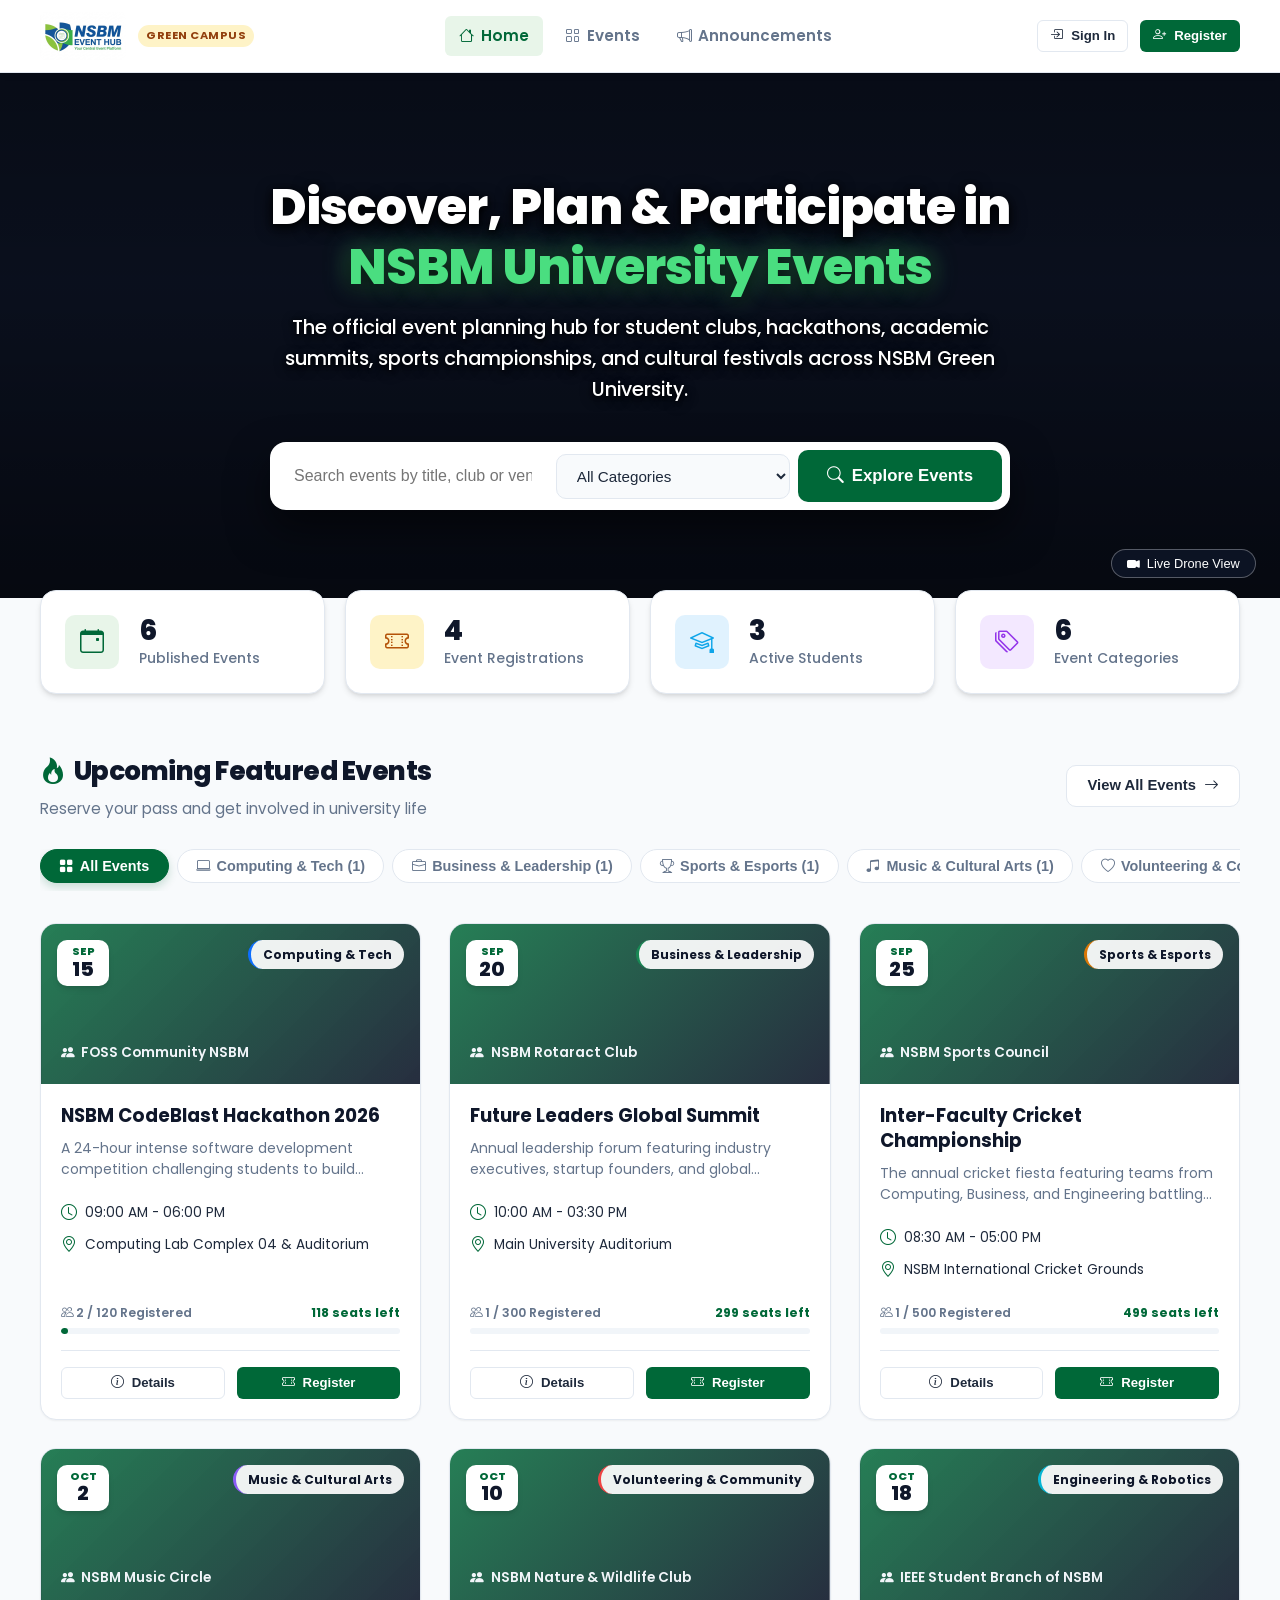
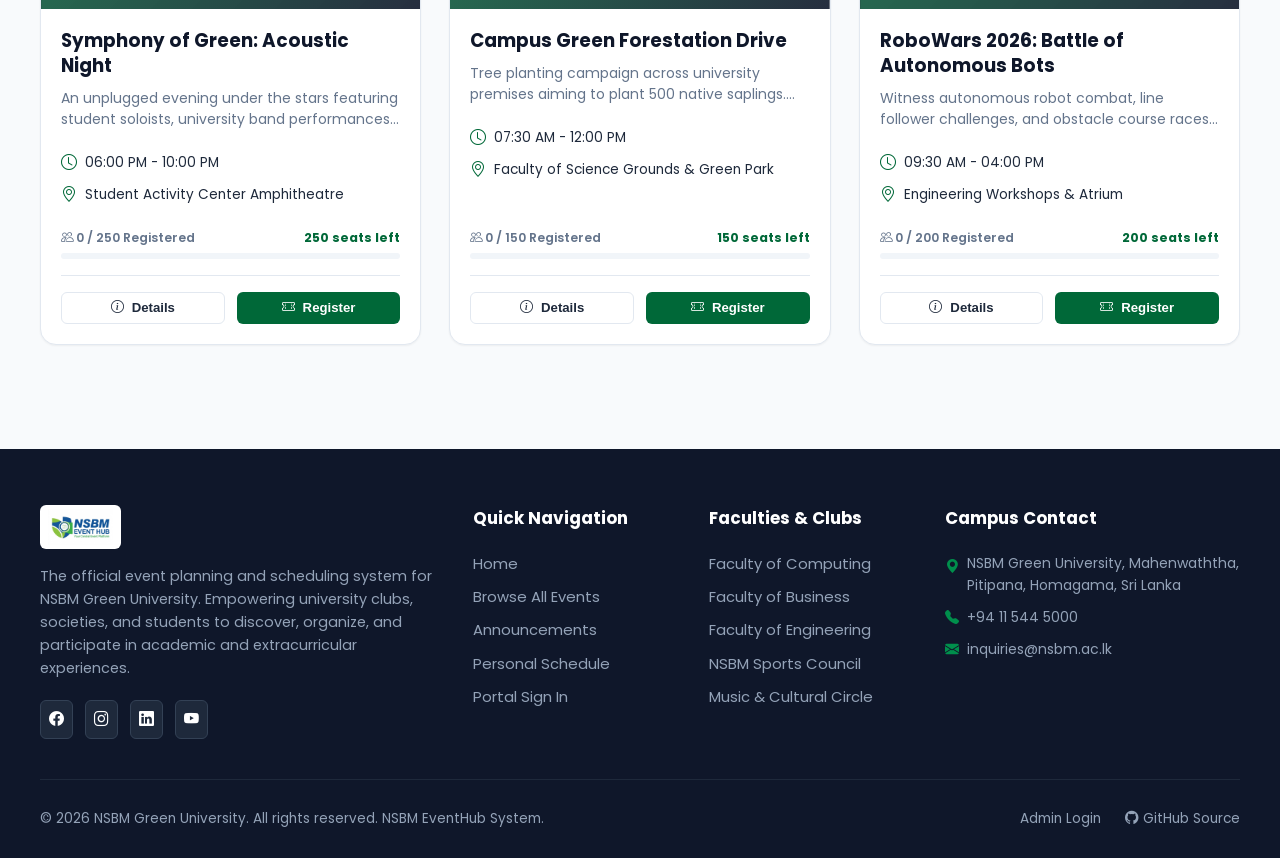
<file: index.html>
<!DOCTYPE html>
<html lang="en">
<head>
    <meta charset="UTF-8">
    <meta name="viewport" content="width=device-width, initial-scale=1.0">
    <title>Home - University Event Planning & Scheduling | NSBM EventHub</title>
    <meta name="description" content="Official Event Planning and Scheduling System for NSBM Green University. Discover campus events, manage schedules, and register for university activities.">
    <link rel="icon" type="image/jpeg" href="assets/images/logo.jpeg">
    <link rel="preconnect" href="https://fonts.googleapis.com">
    <link rel="preconnect" href="https://fonts.gstatic.com" crossorigin>
    <link href="https://fonts.googleapis.com/css2?family=Poppins:wght@300;400;500;600;700;800&display=swap" rel="stylesheet">
    <link rel="stylesheet" href="https://cdn.jsdelivr.net/npm/bootstrap-icons@1.11.3/font/bootstrap-icons.min.css">
    <link rel="stylesheet" href="assets/css/style.css">
    <style>
        .view-section {
            display: none;
        }
        .view-section.active {
            display: block;
        }
        .modal-backdrop {
            display: none;
            position: fixed;
            top: 0; left: 0; width: 100%; height: 100%;
            background: rgba(15, 23, 42, 0.7);
            backdrop-filter: blur(4px);
            z-index: 2000;
            align-items: center;
            justify-content: center;
            padding: 1rem;
        }
        .modal-backdrop.open {
            display: flex;
        }
        .modal-dialog {
            background: #ffffff;
            border-radius: var(--radius-lg);
            max-width: 580px;
            width: 100%;
            max-height: 90vh;
            overflow-y: auto;
            box-shadow: var(--shadow-xl);
            padding: 2rem;
            position: relative;
            animation: modalFadeIn 0.25s ease-out;
        }
        @keyframes modalFadeIn {
            from { opacity: 0; transform: translateY(20px) scale(0.97); }
            to { opacity: 1; transform: translateY(0) scale(1); }
        }
        .modal-close {
            position: absolute;
            top: 1.25rem;
            right: 1.25rem;
            background: #f1f5f9;
            border: none;
            font-size: 1.2rem;
            width: 36px;
            height: 36px;
            border-radius: 50%;
            display: flex;
            align-items: center;
            justify-content: center;
            cursor: pointer;
            color: var(--text-muted);
            transition: var(--transition);
        }
        .modal-close:hover {
            background: #fee2e2;
            color: var(--danger);
        }
        .ticket-pass {
            background: #f8fafc;
            border: 2px dashed #006838;
            border-radius: 12px;
            padding: 1.5rem;
            margin-top: 1rem;
        }
        .flash-toast {
            position: fixed;
            top: 85px;
            right: 20px;
            z-index: 3000;
            min-width: 300px;
            max-width: 420px;
            box-shadow: var(--shadow-lg);
            animation: slideInRight 0.3s ease;
        }
        @keyframes slideInRight {
            from { opacity: 0; transform: translateX(50px); }
            to { opacity: 1; transform: translateX(0); }
        }
    </style>
</head>
<body>

    <div id="flashToastContainer"></div>

    <!-- Navigation Header -->
    <header class="navbar">
        <div class="container navbar-container">
            <a href="javascript:void(0)" onclick="navigateTo('home')" class="navbar-brand">
                <img src="assets/images/logo.jpeg" alt="NSBM EventHub Logo" class="brand-logo-img">
                <span class="brand-badge">Green Campus</span>
            </a>

            <button class="mobile-toggle" id="mobileMenuToggle" aria-label="Toggle navigation">
                <i class="bi bi-list"></i>
            </button>

            <ul class="nav-menu" id="navbarMenu">
                <li>
                    <a href="javascript:void(0)" onclick="navigateTo('home')" class="nav-link active" id="navHome">
                        <i class="bi bi-house"></i> Home
                    </a>
                </li>
                <li>
                    <a href="javascript:void(0)" onclick="navigateTo('events')" class="nav-link" id="navEvents">
                        <i class="bi bi-grid"></i> Events
                    </a>
                </li>
                <li>
                    <a href="javascript:void(0)" onclick="navigateTo('announcements')" class="nav-link" id="navAnnouncements">
                        <i class="bi bi-megaphone"></i> Announcements
                    </a>
                </li>
                <li id="navScheduleLi" style="display: none;">
                    <a href="javascript:void(0)" onclick="navigateTo('schedule')" class="nav-link" id="navSchedule">
                        <i class="bi bi-calendar-check"></i> My Schedule
                    </a>
                </li>
                <li id="navAdminLi" style="display: none;">
                    <a href="javascript:void(0)" onclick="navigateTo('admin')" class="nav-link" id="navAdmin">
                        <i class="bi bi-speedometer2"></i> Admin Panel
                    </a>
                </li>
            </ul>

            <div class="nav-actions" id="navActions">
                <!-- Injected based on active Role -->
            </div>
        </div>
    </header>

    <main class="main-content">
        
        <!-- ================= HOME VIEW ================= -->
        <div id="view-home" class="view-section active">
            <!-- Hero Section with Drone Video -->
            <section class="hero-section">
                <div class="hero-video-wrapper">
                    <video class="hero-video-bg" id="heroDroneVideo" autoplay muted loop playsinline poster="https://upload.wikimedia.org/wikipedia/commons/8/83/NSBM_Green_University_aerial_view.jpg">
                        <source src="https://assets.mixkit.co/videos/preview/mixkit-drone-view-of-a-modern-university-campus-41527-large.mp4" type="video/mp4">
                        <source src="https://assets.mixkit.co/videos/preview/mixkit-aerial-view-of-a-green-campus-and-buildings-41529-large.mp4" type="video/mp4">
                    </video>
                    <div class="hero-overlay"></div>
                </div>

                <button type="button" class="hero-video-toggle" id="heroVideoToggle" title="Toggle Drone Camera">
                    <i class="bi bi-camera-video-fill"></i> <span>Live Drone View</span>
                </button>

                <div class="container hero-content">
                    <h1 class="hero-title">Discover, Plan & Participate in <span>NSBM University Events</span></h1>
                    <p class="hero-subtitle">The official event planning hub for student clubs, hackathons, academic summits, sports championships, and cultural festivals across NSBM Green University.</p>
                    
                    <form onsubmit="event.preventDefault(); handleHeroSearch();" class="hero-search-box">
                        <input type="text" id="heroSearchInput" class="hero-search-input" placeholder="Search events by title, club or venue...">
                        <select id="heroCategorySelect" class="hero-search-select">
                            <option value="all">All Categories</option>
                            <option value="1">Computing & Tech</option>
                            <option value="2">Business & Leadership</option>
                            <option value="3">Sports & Esports</option>
                            <option value="4">Music & Cultural Arts</option>
                            <option value="5">Volunteering & Community</option>
                            <option value="6">Engineering & Robotics</option>
                        </select>
                        <button type="submit" class="btn btn-primary btn-lg">
                            <i class="bi bi-search"></i> Explore Events
                        </button>
                    </form>
                </div>
            </section>

            <div class="container" style="padding-top: 2rem;">
                <!-- Stats Overview matching database -->
                <div class="stats-grid">
                    <div class="stat-card">
                        <div class="stat-icon green"><i class="bi bi-calendar-event"></i></div>
                        <div>
                            <div class="stat-number" id="homeStatEvents">6</div>
                            <div class="stat-label">Published Events</div>
                        </div>
                    </div>
                    <div class="stat-card">
                        <div class="stat-icon gold"><i class="bi bi-ticket-perforated"></i></div>
                        <div>
                            <div class="stat-number" id="homeStatRegs">4</div>
                            <div class="stat-label">Event Registrations</div>
                        </div>
                    </div>
                    <div class="stat-card">
                        <div class="stat-icon blue"><i class="bi bi-mortarboard"></i></div>
                        <div>
                            <div class="stat-number">3</div>
                            <div class="stat-label">Active Students</div>
                        </div>
                    </div>
                    <div class="stat-card">
                        <div class="stat-icon purple"><i class="bi bi-tags"></i></div>
                        <div>
                            <div class="stat-number">6</div>
                            <div class="stat-label">Event Categories</div>
                        </div>
                    </div>
                </div>

                <!-- Featured Section Header -->
                <div class="section-header">
                    <div>
                        <h2 class="section-title"><i class="bi bi-fire"></i> Upcoming Featured Events</h2>
                        <p class="section-subtitle">Reserve your pass and get involved in university life</p>
                    </div>
                    <button onclick="navigateTo('events')" class="btn btn-secondary">
                        View All Events <i class="bi bi-arrow-right"></i>
                    </button>
                </div>

                <!-- Category Filter Bar -->
                <div class="category-filter-bar">
                    <button class="category-pill active" onclick="setCategoryFilter('all', this)">
                        <i class="bi bi-grid-fill"></i> All Events
                    </button>
                    <button class="category-pill" onclick="setCategoryFilter('1', this)">
                        <i class="bi bi-laptop"></i> Computing & Tech (1)
                    </button>
                    <button class="category-pill" onclick="setCategoryFilter('2', this)">
                        <i class="bi bi-briefcase"></i> Business & Leadership (1)
                    </button>
                    <button class="category-pill" onclick="setCategoryFilter('3', this)">
                        <i class="bi bi-trophy"></i> Sports & Esports (1)
                    </button>
                    <button class="category-pill" onclick="setCategoryFilter('4', this)">
                        <i class="bi bi-music-note-beamed"></i> Music & Cultural Arts (1)
                    </button>
                    <button class="category-pill" onclick="setCategoryFilter('5', this)">
                        <i class="bi bi-heart"></i> Volunteering & Community (1)
                    </button>
                    <button class="category-pill" onclick="setCategoryFilter('6', this)">
                        <i class="bi bi-cpu"></i> Engineering & Robotics (1)
                    </button>
                </div>

                <!-- Events Grid -->
                <div class="events-grid" id="homeEventsGrid">
                    <!-- Injected dynamically -->
                </div>
            </div>
        </div>

        <!-- ================= EVENTS DIRECTORY VIEW ================= -->
        <div id="view-events" class="view-section">
            <div class="container" style="padding-top: 2rem;">
                <div class="section-header">
                    <div>
                        <h1 class="section-title"><i class="bi bi-calendar3"></i> University Events Directory</h1>
                        <p class="section-subtitle">Discover and register for campus activities, club workshops, competitions, and conferences</p>
                    </div>
                </div>

                <div class="card" style="margin-bottom: 2rem;">
                    <div class="card-body">
                        <div style="display: flex; gap: 1rem; flex-wrap: wrap; align-items: flex-end;">
                            <div style="flex: 2; min-width: 220px;">
                                <label class="form-label"><i class="bi bi-search"></i> Keyword Search</label>
                                <input type="text" id="eventsSearchInput" class="form-control" placeholder="Search event title, club name, or venue...">
                            </div>

                            <div style="flex: 1; min-width: 180px;">
                                <label class="form-label"><i class="bi bi-tags"></i> Category</label>
                                <select id="eventsCategorySelect" class="form-control">
                                    <option value="all">All Categories</option>
                                    <option value="1">Computing & Tech</option>
                                    <option value="2">Business & Leadership</option>
                                    <option value="3">Sports & Esports</option>
                                    <option value="4">Music & Cultural Arts</option>
                                    <option value="5">Volunteering & Community</option>
                                    <option value="6">Engineering & Robotics</option>
                                </select>
                            </div>

                            <div style="display: flex; gap: 0.5rem;">
                                <button type="button" onclick="runEventsFilter()" class="btn btn-primary">
                                    <i class="bi bi-filter"></i> Apply Filter
                                </button>
                                <button type="button" onclick="resetEventsFilter()" class="btn btn-secondary" title="Reset Filters">
                                    <i class="bi bi-arrow-counterclockwise"></i> Reset
                                </button>
                            </div>
                        </div>
                    </div>
                </div>

                <div class="events-grid" id="directoryEventsGrid">
                    <!-- Events rendered here -->
                </div>
            </div>
        </div>

        <!-- ================= ANNOUNCEMENTS VIEW ================= -->
        <div id="view-announcements" class="view-section">
            <div class="container" style="padding-top: 2rem;">
                <div class="section-header">
                    <div>
                        <h1 class="section-title"><i class="bi bi-megaphone"></i> Campus Notices & Announcements</h1>
                        <p class="section-subtitle">Official announcements from administration, student affairs, and university clubs</p>
                    </div>
                </div>

                <div class="announcements-list">
                    <div class="announcement-card urgent">
                        <div class="announcement-icon urgent"><i class="bi bi-bell-fill"></i></div>
                        <div class="announcement-content">
                            <div class="announcement-header">
                                <div style="display: flex; align-items: center; gap: 0.6rem; flex-wrap: wrap;">
                                    <h4 class="announcement-title">Grand Opening: NSBM Innovation & AI Incubator Hub</h4>
                                    <span class="badge badge-urgent">Urgent</span>
                                    <span class="badge badge-normal">For: All Students</span>
                                </div>
                                <span class="announcement-time"><i class="bi bi-clock"></i> Sep 01, 2026</span>
                            </div>
                            <p class="announcement-text">
                                The Vice Chancellor cordially invites all students and faculty staff to the grand opening ceremony of the cutting-edge AI Incubator and Hardware Innovation Sandbox in Phase 2 Complex. Special keynote by global tech leaders.
                            </p>
                        </div>
                    </div>

                    <div class="announcement-card important">
                        <div class="announcement-icon important"><i class="bi bi-exclamation-circle"></i></div>
                        <div class="announcement-content">
                            <div class="announcement-header">
                                <div style="display: flex; align-items: center; gap: 0.6rem; flex-wrap: wrap;">
                                    <h4 class="announcement-title">Inter-Faculty E-Sports Tournament Qualifier Schedule</h4>
                                    <span class="badge badge-important">Important</span>
                                    <span class="badge badge-normal">For: Students</span>
                                </div>
                                <span class="announcement-time"><i class="bi bi-clock"></i> Aug 26, 2026</span>
                            </div>
                            <p class="announcement-text">
                                Registrations are now confirmed for 32 student squads in Valorant, Mobile Legends, and FIFA 26. Group stage matches will commence this Saturday online via the official NSBM Gaming Discord server.
                            </p>
                        </div>
                    </div>

                    <div class="announcement-card important">
                        <div class="announcement-icon important"><i class="bi bi-exclamation-circle"></i></div>
                        <div class="announcement-content">
                            <div class="announcement-header">
                                <div style="display: flex; align-items: center; gap: 0.6rem; flex-wrap: wrap;">
                                    <h4 class="announcement-title">Main Auditorium Audio & Lighting Stage Maintenance</h4>
                                    <span class="badge badge-important">Important</span>
                                    <span class="badge badge-normal">For: Club Members</span>
                                </div>
                                <span class="announcement-time"><i class="bi bi-clock"></i> Aug 24, 2026</span>
                            </div>
                            <p class="announcement-text">
                                Please be advised that the Main Auditorium will be inaccessible for rehearsal sessions on October 5th due to scheduled acoustic tuning and laser projector upgrades. All club rehearsals are relocated to Amphitheatre 2.
                            </p>
                        </div>
                    </div>
                </div>
            </div>
        </div>

        <!-- ================= STUDENT SCHEDULE VIEW ================= -->
        <div id="view-schedule" class="view-section">
            <div class="container" style="padding-top: 2rem;">
                <div class="section-header">
                    <div>
                        <h1 class="section-title"><i class="bi bi-calendar-check"></i> My Personal Event Schedule</h1>
                        <p class="section-subtitle">Track confirmed event registrations, access digital e-tickets, and manage attendance</p>
                    </div>
                    <button onclick="navigateTo('events')" class="btn btn-secondary">
                        <i class="bi bi-plus-circle"></i> Browse More Events
                    </button>
                </div>

                <div id="scheduleTimelineContainer" style="display: flex; flex-direction: column; gap: 1.25rem;">
                    <!-- Schedule rendered here -->
                </div>
            </div>
        </div>

        <!-- ================= ADMIN CONTROL PANEL VIEW ================= -->
        <div id="view-admin" class="view-section">
            <div class="container" style="padding-top: 2rem;">
                <div class="section-header">
                    <div>
                        <h1 class="section-title"><i class="bi bi-shield-lock-fill" style="color: var(--danger);"></i> Administrator Dashboard</h1>
                        <p class="section-subtitle">Manage campus events, category taxonomies, participant rosters, and campus broadcast notices</p>
                    </div>
                    <button onclick="openCreateEventModal()" class="btn btn-primary">
                        <i class="bi bi-plus-lg"></i> Add New Event
                    </button>
                </div>

                <div class="stats-grid">
                    <div class="stat-card">
                        <div class="stat-icon green"><i class="bi bi-calendar-check"></i></div>
                        <div>
                            <div class="stat-number" id="adminEventsCount">6</div>
                            <div class="stat-label">Total Events</div>
                        </div>
                    </div>
                    <div class="stat-card">
                        <div class="stat-icon gold"><i class="bi bi-people"></i></div>
                        <div>
                            <div class="stat-number" id="adminRegsCount">4</div>
                            <div class="stat-label">Registrations</div>
                        </div>
                    </div>
                    <div class="stat-card">
                        <div class="stat-icon blue"><i class="bi bi-tags"></i></div>
                        <div>
                            <div class="stat-number">6</div>
                            <div class="stat-label">Categories</div>
                        </div>
                    </div>
                    <div class="stat-card">
                        <div class="stat-icon purple"><i class="bi bi-megaphone"></i></div>
                        <div>
                            <div class="stat-number">3</div>
                            <div class="stat-label">Active Notices</div>
                        </div>
                    </div>
                </div>

                <div class="card" style="margin-top: 1.5rem;">
                    <div class="card-header" style="display: flex; justify-content: space-between; align-items: center;">
                        <h3 class="card-title"><i class="bi bi-calendar-event"></i> Manage Campus Events</h3>
                    </div>
                    <div class="table-responsive">
                        <table class="table">
                            <thead>
                                <tr>
                                    <th>Event Title & Category</th>
                                    <th>Organizing Club</th>
                                    <th>Date & Venue</th>
                                    <th>Capacity</th>
                                    <th>Status</th>
                                    <th style="text-align: right;">Actions</th>
                                </tr>
                            </thead>
                            <tbody id="adminEventsTableBody">
                                <!-- Admin rows rendered via JS -->
                            </tbody>
                        </table>
                    </div>
                </div>
            </div>
        </div>

    </main>

    <!-- SIGN IN MODAL -->
    <div class="modal-backdrop" id="loginModal">
        <div class="modal-dialog">
            <button class="modal-close" onclick="closeModal('loginModal')">&times;</button>
            <div class="auth-header" style="text-align: center; margin-bottom: 1.5rem;">
                <div class="auth-logo" style="margin-bottom: 0.75rem;">
                    <img src="assets/images/logo.jpeg" alt="NSBM EventHub Logo" style="height: 60px; max-width: 100%; object-fit: contain; margin: 0 auto; display: block; border-radius: var(--radius-sm);">
                </div>
                <h2 class="auth-title" style="font-size: 1.4rem; font-weight: 700; color: var(--secondary);">Sign In to NSBM EventHub</h2>
                <p class="auth-subtitle" style="color: var(--text-muted); font-size: 0.875rem;">Sign in to your university portal account</p>
            </div>

            <form onsubmit="handleCustomLogin(event)">
                <div class="form-group">
                    <label class="form-label">University Email</label>
                    <input type="email" id="loginEmail" class="form-control" placeholder="name@nsbm.ac.lk" required>
                </div>
                <div class="form-group">
                    <label class="form-label">Password</label>
                    <input type="password" id="loginPassword" class="form-control" placeholder="••••••••" required>
                </div>
                <button type="submit" class="btn btn-primary btn-lg" style="width: 100%; margin-top: 0.5rem;">
                    <i class="bi bi-box-arrow-in-right"></i> Sign In to Portal
                </button>
            </form>

            <div style="margin-top: 1.25rem; text-align: center; font-size: 0.875rem; color: var(--text-muted);">
                Don't have a student account? <a href="javascript:void(0)" onclick="closeModal('loginModal'); openRegisterModal();" style="color: var(--primary); font-weight: 600;">Register Here</a>
            </div>
        </div>
    </div>

    <!-- STUDENT REGISTER MODAL -->
    <div class="modal-backdrop" id="registerModal">
        <div class="modal-dialog">
            <button class="modal-close" onclick="closeModal('registerModal')">&times;</button>
            <div class="auth-header" style="text-align: center; margin-bottom: 1.25rem;">
                <div class="auth-logo" style="margin-bottom: 0.5rem;">
                    <img src="assets/images/logo.jpeg" alt="NSBM EventHub Logo" style="height: 54px; max-width: 100%; object-fit: contain; margin: 0 auto; display: block; border-radius: var(--radius-sm);">
                </div>
                <h2 class="auth-title" style="font-size: 1.4rem; font-weight: 700; color: var(--secondary);">Create Student Account</h2>
                <p class="auth-subtitle" style="color: var(--text-muted); font-size: 0.85rem;">Register with your NSBM credentials to join university events</p>
            </div>

            <form onsubmit="handleStudentRegister(event)">
                <div class="form-group">
                    <label class="form-label">Full Name *</label>
                    <input type="text" id="regFullName" class="form-control" placeholder="e.g. Nethmi Senanayake" required>
                </div>
                <div class="form-row">
                    <div class="form-group">
                        <label class="form-label">Student ID / Batch *</label>
                        <input type="text" id="regStudentId" class="form-control" placeholder="NSBM-2024-0550" required>
                    </div>
                    <div class="form-group">
                        <label class="form-label">Faculty *</label>
                        <select id="regFaculty" class="form-control" required>
                            <option value="Faculty of Computing">Faculty of Computing</option>
                            <option value="Faculty of Business">Faculty of Business</option>
                            <option value="Faculty of Engineering">Faculty of Engineering</option>
                        </select>
                    </div>
                </div>
                <div class="form-group">
                    <label class="form-label">University Email *</label>
                    <input type="email" id="regEmail" class="form-control" placeholder="nethmi.s@students.nsbm.ac.lk" required>
                </div>
                <div class="form-group">
                    <label class="form-label">Password *</label>
                    <input type="password" id="regPass" class="form-control" placeholder="••••••••" required>
                </div>
                <button type="submit" class="btn btn-primary btn-lg" style="width: 100%;">
                    <i class="bi bi-person-check-fill"></i> Complete Registration
                </button>
            </form>
        </div>
    </div>

    <!-- EVENT DETAILS & PASS REGISTRATION MODAL -->
    <div class="modal-backdrop" id="eventModal">
        <div class="modal-dialog">
            <button class="modal-close" onclick="closeModal('eventModal')">&times;</button>
            <div id="modalEventContent">
                <!-- Injected based on Event & Role state -->
            </div>
        </div>
    </div>

    <!-- CREATE EVENT MODAL (ADMIN ONLY) -->
    <div class="modal-backdrop" id="createEventModal">
        <div class="modal-dialog">
            <button class="modal-close" onclick="closeModal('createEventModal')">&times;</button>
            <h2 style="font-size: 1.4rem; font-weight: 700; margin-bottom: 0.5rem; color: var(--secondary);">
                <i class="bi bi-calendar-plus" style="color: var(--primary);"></i> Publish New Campus Event
            </h2>
            <p style="color: var(--text-muted); font-size: 0.875rem; margin-bottom: 1.25rem;">Fill in event specifics to open registrations for students.</p>
            
            <form onsubmit="handleCreateEvent(event)">
                <div class="form-group">
                    <label class="form-label">Event Title</label>
                    <input type="text" id="newEventTitle" class="form-control" placeholder="e.g. NSBM AI Summit 2026" required>
                </div>
                <div class="form-row">
                    <div class="form-group">
                        <label class="form-label">Category</label>
                        <select id="newEventCategory" class="form-control" required>
                            <option value="1">Computing & Tech</option>
                            <option value="2">Business & Leadership</option>
                            <option value="3">Sports & Esports</option>
                            <option value="4">Music & Cultural Arts</option>
                            <option value="5">Volunteering & Community</option>
                            <option value="6">Engineering & Robotics</option>
                        </select>
                    </div>
                    <div class="form-group">
                        <label class="form-label">Organizing Club</label>
                        <input type="text" id="newEventClub" class="form-control" placeholder="e.g. IEEE Student Branch" required>
                    </div>
                </div>
                <div class="form-row">
                    <div class="form-group">
                        <label class="form-label">Date</label>
                        <input type="date" id="newEventDate" class="form-control" value="2026-11-15" required>
                    </div>
                    <div class="form-group">
                        <label class="form-label">Capacity (Max Seats)</label>
                        <input type="number" id="newEventCapacity" class="form-control" value="150" min="10" required>
                    </div>
                </div>
                <div class="form-group">
                    <label class="form-label">Campus Venue</label>
                    <input type="text" id="newEventVenue" class="form-control" placeholder="e.g. Main Auditorium Complex" required>
                </div>
                <div class="form-group">
                    <label class="form-label">Event Description</label>
                    <textarea id="newEventDesc" class="form-control" rows="3" placeholder="Provide event overview, schedule highlights, and key speakers..." required></textarea>
                </div>
                <button type="submit" class="btn btn-primary btn-lg" style="width: 100%;">
                    <i class="bi bi-check2-circle"></i> Save & Publish Event
                </button>
            </form>
        </div>
    </div>

    <!-- Global Footer -->
    <footer class="footer">
        <div class="container">
            <div class="footer-grid">
                <div>
                    <div class="navbar-brand" style="color: #ffffff; margin-bottom: 1rem;">
                        <img src="assets/images/logo.jpeg" alt="NSBM EventHub Logo" style="height: 44px; width: auto; object-fit: contain; background: #ffffff; padding: 4px 8px; border-radius: var(--radius-sm); display: inline-block;">
                    </div>
                    <p style="font-size: 0.9rem; line-height: 1.6; margin-bottom: 1.25rem;">
                        The official event planning and scheduling system for NSBM Green University. Empowering university clubs, societies, and students to discover, organize, and participate in academic and extracurricular experiences.
                    </p>
                    <div style="display: flex; gap: 0.75rem;">
                        <a href="https://facebook.com" target="_blank" class="btn btn-secondary btn-icon" style="background: #1e293b; color: #fff; border-color: #334155;"><i class="bi bi-facebook"></i></a>
                        <a href="https://instagram.com" target="_blank" class="btn btn-secondary btn-icon" style="background: #1e293b; color: #fff; border-color: #334155;"><i class="bi bi-instagram"></i></a>
                        <a href="https://linkedin.com" target="_blank" class="btn btn-secondary btn-icon" style="background: #1e293b; color: #fff; border-color: #334155;"><i class="bi bi-linkedin"></i></a>
                        <a href="https://youtube.com" target="_blank" class="btn btn-secondary btn-icon" style="background: #1e293b; color: #fff; border-color: #334155;"><i class="bi bi-youtube"></i></a>
                    </div>
                </div>

                <div>
                    <h4 class="footer-title">Quick Navigation</h4>
                    <ul class="footer-links">
                        <li><a href="javascript:void(0)" onclick="navigateTo('home')">Home</a></li>
                        <li><a href="javascript:void(0)" onclick="navigateTo('events')">Browse All Events</a></li>
                        <li><a href="javascript:void(0)" onclick="navigateTo('announcements')">Announcements</a></li>
                        <li><a href="javascript:void(0)" onclick="navigateTo('schedule')">Personal Schedule</a></li>
                        <li><a href="javascript:void(0)" onclick="openLoginModal()">Portal Sign In</a></li>
                    </ul>
                </div>

                <div>
                    <h4 class="footer-title">Faculties & Clubs</h4>
                    <ul class="footer-links">
                        <li><a href="javascript:void(0)" onclick="setCategoryFilter('1', null); navigateTo('events');">Faculty of Computing</a></li>
                        <li><a href="javascript:void(0)" onclick="setCategoryFilter('2', null); navigateTo('events');">Faculty of Business</a></li>
                        <li><a href="javascript:void(0)" onclick="setCategoryFilter('6', null); navigateTo('events');">Faculty of Engineering</a></li>
                        <li><a href="javascript:void(0)" onclick="setCategoryFilter('3', null); navigateTo('events');">NSBM Sports Council</a></li>
                        <li><a href="javascript:void(0)" onclick="setCategoryFilter('4', null); navigateTo('events');">Music & Cultural Circle</a></li>
                    </ul>
                </div>

                <div>
                    <h4 class="footer-title">Campus Contact</h4>
                    <ul class="footer-links" style="font-size: 0.875rem;">
                        <li style="display: flex; gap: 0.5rem; align-items: flex-start;">
                            <i class="bi bi-geo-alt-fill" style="color: var(--primary-light); margin-top: 0.2rem;"></i>
                            <span>NSBM Green University, Mahenwaththa, Pitipana, Homagama, Sri Lanka</span>
                        </li>
                        <li style="display: flex; gap: 0.5rem; align-items: center;">
                            <i class="bi bi-telephone-fill" style="color: var(--primary-light);"></i>
                            <span>+94 11 544 5000</span>
                        </li>
                        <li style="display: flex; gap: 0.5rem; align-items: center;">
                            <i class="bi bi-envelope-fill" style="color: var(--primary-light);"></i>
                            <span>inquiries@nsbm.ac.lk</span>
                        </li>
                    </ul>
                </div>
            </div>

            <div class="footer-bottom">
                <div>
                    &copy; 2026 NSBM Green University. All rights reserved. NSBM EventHub System.
                </div>
                <div style="display: flex; gap: 1.5rem;">
                    <a href="javascript:void(0)" onclick="loginAs('admin')" style="color: #94a3b8;">Admin Login</a>
                    <a href="https://github.com/sanuthwimalawardenait-pixel/NSBM_event_hub" target="_blank" style="color: #94a3b8;"><i class="bi bi-github"></i> GitHub Source</a>
                </div>
            </div>
        </div>
    </footer>

    <!-- Role-Based State Machine & Application Logic -->
    <script>
        // Database events state matching MySQL seed data
        const databaseEvents = [
            {
                id: 1,
                categoryId: "1",
                categoryName: "Computing & Tech",
                categoryColor: "#0d6efd",
                title: "NSBM CodeBlast Hackathon 2026",
                club: "FOSS Community NSBM",
                description: "A 24-hour intense software development competition challenging students to build sustainable AI solutions for modern university problems. Grand prizes and internship opportunities with top tech companies.",
                venue: "Computing Lab Complex 04 & Auditorium",
                date: "2026-09-15",
                startTime: "09:00 AM",
                endTime: "06:00 PM",
                capacity: 120,
                registered: 2, // Kamal & Nipuna
                registrations: [
                    { userId: 2, userName: "Kamal Perera", ticketCode: "TKT-CB26-0129-8812", specialReqs: "Vegetarian meal requested" },
                    { userId: 4, userName: "Nipuna Jayawardena", ticketCode: "TKT-CB26-0891-7734", specialReqs: "Need access for laptop charger" }
                ]
            },
            {
                id: 2,
                categoryId: "2",
                categoryName: "Business & Leadership",
                categoryColor: "#198754",
                title: "Future Leaders Global Summit",
                club: "NSBM Rotaract Club",
                description: "Annual leadership forum featuring industry executives, startup founders, and global keynote speakers discussing entrepreneurship, ethical management, and career acceleration.",
                venue: "Main University Auditorium",
                date: "2026-09-20",
                startTime: "10:00 AM",
                endTime: "03:30 PM",
                capacity: 300,
                registered: 1, // Kamal
                registrations: [
                    { userId: 2, userName: "Kamal Perera", ticketCode: "TKT-FL26-0129-9943", specialReqs: "None" }
                ]
            },
            {
                id: 3,
                categoryId: "3",
                categoryName: "Sports & Esports",
                categoryColor: "#d97706",
                title: "Inter-Faculty Cricket Championship",
                club: "NSBM Sports Council",
                description: "The annual cricket fiesta featuring teams from Computing, Business, and Engineering battling for the prestigious Green Trophy. Live commentary, food stalls, and music DJ.",
                venue: "NSBM International Cricket Grounds",
                date: "2026-09-25",
                startTime: "08:30 AM",
                endTime: "05:00 PM",
                capacity: 500,
                registered: 1, // Sanduni
                registrations: [
                    { userId: 3, userName: "Sanduni Silva", ticketCode: "TKT-CC26-0458-1205", specialReqs: "Cheering squad coordinator" }
                ]
            },
            {
                id: 4,
                categoryId: "4",
                categoryName: "Music & Cultural Arts",
                categoryColor: "#8b5cf6",
                title: "Symphony of Green: Acoustic Night",
                club: "NSBM Music Circle",
                description: "An unplugged evening under the stars featuring student soloists, university band performances, fusion music, and guest artists.",
                venue: "Student Activity Center Amphitheatre",
                date: "2026-10-02",
                startTime: "06:00 PM",
                endTime: "10:00 PM",
                capacity: 250,
                registered: 0,
                registrations: []
            },
            {
                id: 5,
                categoryId: "5",
                categoryName: "Volunteering & Community",
                categoryColor: "#ef4444",
                title: "Campus Green Forestation Drive",
                club: "NSBM Nature & Wildlife Club",
                description: "Tree planting campaign across university premises aiming to plant 500 native saplings. Refreshments and certificate of participation provided to all volunteers.",
                venue: "Faculty of Science Grounds & Green Park",
                date: "2026-10-10",
                startTime: "07:30 AM",
                endTime: "12:00 PM",
                capacity: 150,
                registered: 0,
                registrations: []
            },
            {
                id: 6,
                categoryId: "6",
                categoryName: "Engineering & Robotics",
                categoryColor: "#06b6d4",
                title: "RoboWars 2026: Battle of Autonomous Bots",
                club: "IEEE Student Branch of NSBM",
                description: "Witness autonomous robot combat, line follower challenges, and obstacle course races designed and programmed by engineering students.",
                venue: "Engineering Workshops & Atrium",
                date: "2026-10-18",
                startTime: "09:30 AM",
                endTime: "04:00 PM",
                capacity: 200,
                registered: 0,
                registrations: []
            }
        ];

        let events = [...databaseEvents];
        let currentUser = null; // null = Guest, { id: 2, name: 'Kamal Perera', role: 'student', studentId: 'NSBM-2024-0129', faculty: 'Faculty of Computing' }, { id: 1, name: 'NSBM Admin', role: 'admin' }
        let currentCategory = 'all';
        let pendingEventRedirect = null;

        // User Accounts Database
        const accounts = {
            admin: {
                id: 1,
                name: "NSBM Admin",
                email: "admin@nsbm.ac.lk",
                role: "admin",
                studentId: "ADM-001",
                faculty: "Administration"
            },
            student: {
                id: 2,
                name: "Kamal Perera",
                email: "kamal.p@students.nsbm.ac.lk",
                role: "student",
                studentId: "NSBM-2024-0129",
                faculty: "Faculty of Computing"
            }
        };

        // Render Navbar based on Active Role
        function updateNavbar() {
            const navScheduleLi = document.getElementById('navScheduleLi');
            const navAdminLi = document.getElementById('navAdminLi');
            const navActions = document.getElementById('navActions');

            if (!currentUser) {
                // Guest / Unauthenticated
                navScheduleLi.style.display = 'none';
                navAdminLi.style.display = 'none';
                navActions.innerHTML = `
                    <button onclick="openLoginModal()" class="btn btn-secondary btn-sm">
                        <i class="bi bi-box-arrow-in-right"></i> Sign In
                    </button>
                    <button onclick="openRegisterModal()" class="btn btn-primary btn-sm">
                        <i class="bi bi-person-plus"></i> Register
                    </button>
                `;
            } else if (currentUser.role === 'student') {
                // Student Session
                navScheduleLi.style.display = 'inline-block';
                navAdminLi.style.display = 'none';
                navActions.innerHTML = `
                    <div style="display: flex; align-items: center; gap: 0.6rem;">
                        <button onclick="navigateTo('schedule')" class="btn btn-secondary btn-sm" title="My Profile & Schedule">
                            <i class="bi bi-person-circle"></i>
                            <span>${currentUser.name}</span>
                            <span class="badge badge-registered">Student</span>
                        </button>
                        <button onclick="handleSignOut()" class="btn btn-outline-danger btn-sm" title="Sign Out">
                            <i class="bi bi-box-arrow-right"></i>
                        </button>
                    </div>
                `;
            } else if (currentUser.role === 'admin') {
                // Administrator Session
                navScheduleLi.style.display = 'none';
                navAdminLi.style.display = 'inline-block';
                navActions.innerHTML = `
                    <div style="display: flex; align-items: center; gap: 0.6rem;">
                        <button onclick="navigateTo('admin')" class="btn btn-secondary btn-sm" title="Admin Control Center">
                            <i class="bi bi-shield-lock-fill" style="color: var(--danger);"></i>
                            <span>${currentUser.name}</span>
                            <span class="badge badge-urgent">Admin</span>
                        </button>
                        <button onclick="handleSignOut()" class="btn btn-outline-danger btn-sm" title="Sign Out">
                            <i class="bi bi-box-arrow-right"></i>
                        </button>
                    </div>
                `;
            }
        }

        // Navigation Switcher with Role Guarding
        function navigateTo(viewName) {
            // Role Guards
            if (viewName === 'schedule') {
                if (!currentUser) {
                    showFlash('warning', 'Please sign in with your student credentials to view your personal schedule.');
                    pendingEventRedirect = null;
                    openLoginModal();
                    return;
                } else if (currentUser.role !== 'student') {
                    showFlash('warning', 'Personal event schedules are reserved for registered student accounts.');
                    return;
                }
            } else if (viewName === 'admin') {
                if (!currentUser || currentUser.role !== 'admin') {
                    showFlash('danger', 'Access denied. Administrator privileges are required to access this module.');
                    return;
                }
            }

            document.querySelectorAll('.view-section').forEach(el => el.classList.remove('active'));
            document.querySelectorAll('.nav-link').forEach(el => el.classList.remove('active'));

            const targetView = document.getElementById('view-' + viewName);
            if (targetView) targetView.classList.add('active');

            if (viewName === 'home') document.getElementById('navHome')?.classList.add('active');
            if (viewName === 'events') document.getElementById('navEvents')?.classList.add('active');
            if (viewName === 'announcements') document.getElementById('navAnnouncements')?.classList.add('active');
            if (viewName === 'schedule') {
                document.getElementById('navSchedule')?.classList.add('active');
                renderSchedule();
            }
            if (viewName === 'admin') {
                document.getElementById('navAdmin')?.classList.add('active');
                renderAdminTable();
            }

            window.scrollTo({ top: 0, behavior: 'smooth' });
        }

        // Flash Notification Toast
        function showFlash(type, message) {
            const container = document.getElementById('flashToastContainer');
            const alertClass = type === 'success' ? 'alert-success' : (type === 'danger' ? 'alert-danger' : 'alert-warning');
            const icon = type === 'success' ? 'bi-check-circle-fill' : (type === 'danger' ? 'bi-exclamation-octagon-fill' : 'bi-info-circle-fill');

            const toast = document.createElement('div');
            toast.className = `alert ${alertClass} flash-toast`;
            toast.innerHTML = `
                <div style="display: flex; align-items: center; gap: 0.5rem; justify-content: space-between;">
                    <div style="display: flex; align-items: center; gap: 0.5rem;">
                        <i class="bi ${icon}"></i>
                        <span>${message}</span>
                    </div>
                    <button type="button" class="alert-close" onclick="this.parentElement.parentElement.remove()">&times;</button>
                </div>
            `;
            container.appendChild(toast);

            setTimeout(() => {
                toast.style.opacity = '0';
                toast.style.transition = 'opacity 0.3s ease';
                setTimeout(() => toast.remove(), 300);
            }, 4500);
        }

        // Login Handler
        function loginAs(role) {
            currentUser = accounts[role];
            updateNavbar();
            closeModal('loginModal');
            showFlash('success', `Welcome back, ${currentUser.name}! Signed in as ${currentUser.role}.`);

            if (pendingEventRedirect) {
                const evtId = pendingEventRedirect;
                pendingEventRedirect = null;
                openEventDetails(evtId);
            } else if (currentUser.role === 'admin') {
                navigateTo('admin');
            } else {
                renderEvents();
            }
        }

        function handleCustomLogin(e) {
            e.preventDefault();
            const email = document.getElementById('loginEmail').value.trim().toLowerCase();
            if (email.includes('admin')) {
                loginAs('admin');
            } else {
                loginAs('student');
            }
        }

        function handleStudentRegister(e) {
            e.preventDefault();
            const name = document.getElementById('regFullName').value.trim();
            const sid = document.getElementById('regStudentId').value.trim();
            const email = document.getElementById('regEmail').value.trim();
            const faculty = document.getElementById('regFaculty').value;

            currentUser = {
                id: Date.now(),
                name: name,
                email: email,
                role: "student",
                studentId: sid,
                faculty: faculty
            };

            updateNavbar();
            closeModal('registerModal');
            showFlash('success', `Welcome to NSBM EventHub, ${name}! Your student account is active.`);

            if (pendingEventRedirect) {
                const evtId = pendingEventRedirect;
                pendingEventRedirect = null;
                openEventDetails(evtId);
            } else {
                navigateTo('events');
            }
        }

        function handleSignOut() {
            currentUser = null;
            updateNavbar();
            showFlash('info', 'You have signed out successfully.');
            navigateTo('home');
            renderEvents();
        }

        // Render Event Cards
        function createEventCardHTML(e) {
            const dateObj = new Date(e.date);
            const month = dateObj.toLocaleString('en-US', { month: 'short' });
            const day = dateObj.getDate();
            const seatsLeft = Math.max(0, e.capacity - e.registered);
            const pctFilled = Math.min(100, Math.round((e.registered / e.capacity) * 100));
            const barClass = pctFilled >= 90 ? 'danger' : (pctFilled >= 70 ? 'warning' : '');
            
            const isUserRegistered = currentUser && e.registrations.some(r => r.userId === currentUser.id);

            return `
                <div class="event-card">
                    <div class="event-card-header" style="background-image: linear-gradient(135deg, rgba(0, 104, 56, 0.85) 0%, rgba(15, 23, 42, 0.9) 100%);">
                        <div class="event-date-badge">
                            <div class="event-date-month">${month}</div>
                            <div class="event-date-day">${day}</div>
                        </div>
                        <span class="event-category-tag" style="border-left: 3px solid ${e.categoryColor};">
                            ${e.categoryName}
                        </span>
                        <div class="event-club-meta">
                            <i class="bi bi-people-fill"></i> ${e.club}
                        </div>
                    </div>
                    <div class="event-card-body">
                        <h3 class="event-title">
                            <a href="javascript:void(0)" onclick="openEventDetails(${e.id})">${e.title}</a>
                        </h3>
                        <p class="event-description">${e.description}</p>
                        
                        <ul class="event-meta-list">
                            <li class="event-meta-item">
                                <i class="bi bi-clock"></i>
                                <span>${e.startTime} - ${e.endTime}</span>
                            </li>
                            <li class="event-meta-item">
                                <i class="bi bi-geo-alt"></i>
                                <span>${e.venue}</span>
                            </li>
                        </ul>

                        <div class="event-capacity-bar-wrapper">
                            <div class="event-capacity-label">
                                <span><i class="bi bi-people"></i> ${e.registered} / ${e.capacity} Registered</span>
                                <span style="font-weight: 700; color: ${seatsLeft <= 10 ? 'var(--danger)' : 'var(--primary)'};">
                                    ${seatsLeft} seats left
                                </span>
                            </div>
                            <div class="progress-bar-bg">
                                <div class="progress-bar-fill ${barClass}" style="width: ${pctFilled}%;"></div>
                            </div>
                        </div>

                        <div class="event-card-footer">
                            <button onclick="openEventDetails(${e.id})" class="btn btn-secondary btn-sm">
                                <i class="bi bi-info-circle"></i> Details
                            </button>
                            ${isUserRegistered ? `
                                <button onclick="openEventDetails(${e.id})" class="btn btn-secondary btn-sm" style="color: var(--primary); font-weight: 700;">
                                    <i class="bi bi-check-circle-fill"></i> Pass Confirmed
                                </button>
                            ` : `
                                <button onclick="openEventDetails(${e.id})" class="btn btn-primary btn-sm">
                                    <i class="bi bi-ticket-perforated"></i> Register
                                </button>
                            `}
                        </div>
                    </div>
                </div>
            `;
        }

        function renderEvents() {
            const homeContainer = document.getElementById('homeEventsGrid');
            const dirContainer = document.getElementById('directoryEventsGrid');

            const query = (document.getElementById('eventsSearchInput')?.value || '').toLowerCase().trim();
            const cat = currentCategory;

            const filtered = events.filter(e => {
                const matchCat = cat === 'all' || e.categoryId === cat;
                const matchQuery = !query || e.title.toLowerCase().includes(query) || e.club.toLowerCase().includes(query) || e.venue.toLowerCase().includes(query);
                return matchCat && matchQuery;
            });

            if (homeContainer) {
                homeContainer.innerHTML = filtered.slice(0, 6).map(createEventCardHTML).join('');
            }
            if (dirContainer) {
                if (filtered.length === 0) {
                    dirContainer.innerHTML = `
                        <div style="grid-column: 1/-1; text-align: center; padding: 4rem 1rem; background: #fff; border-radius: var(--radius-lg); border: 1px solid var(--border-color);">
                            <i class="bi bi-search" style="font-size: 3rem; color: var(--text-light); margin-bottom: 1rem; display: block;"></i>
                            <h3>No matching events found</h3>
                            <p style="color: var(--text-muted); margin-bottom: 1rem;">Try searching with different terms or selecting another category.</p>
                            <button onclick="resetEventsFilter()" class="btn btn-secondary">Reset Filters</button>
                        </div>
                    `;
                } else {
                    dirContainer.innerHTML = filtered.map(createEventCardHTML).join('');
                }
            }

            // Sync Stats
            const totalRegs = events.reduce((acc, c) => acc + c.registered, 0);
            const homeStatEvents = document.getElementById('homeStatEvents');
            const homeStatRegs = document.getElementById('homeStatRegs');
            if (homeStatEvents) homeStatEvents.innerText = events.length;
            if (homeStatRegs) homeStatRegs.innerText = totalRegs;
        }

        // Open Event Details with Role-Based Action Logic
        function openEventDetails(id) {
            const e = events.find(item => item.id === id);
            if (!e) return;

            const modalContent = document.getElementById('modalEventContent');
            const seatsLeft = Math.max(0, e.capacity - e.registered);
            const userReg = currentUser ? e.registrations.find(r => r.userId === currentUser.id) : null;
            const isUserRegistered = userReg ? true : false;
            const isFull = seatsLeft <= 0;

            let registrationSectionHTML = '';

            if (isUserRegistered) {
                // Student Already Registered -> View E-Pass
                registrationSectionHTML = `
                    <div class="alert alert-success" style="margin-bottom: 1rem;">
                        <i class="bi bi-check-circle-fill"></i> You are registered for this event.
                    </div>
                    <div class="ticket-pass">
                        <div style="display: flex; justify-content: space-between; align-items: center;">
                            <div>
                                <span style="font-size: 0.75rem; text-transform: uppercase; font-weight: 700; color: var(--primary);">Official Student E-Pass</span>
                                <div style="font-size: 1.25rem; font-family: monospace; font-weight: 800; color: var(--secondary); margin-top: 0.2rem;">
                                    ${userReg.ticketCode}
                                </div>
                            </div>
                            <div style="background: #ffffff; padding: 0.5rem; border: 1px solid var(--border-color); border-radius: 8px;">
                                <i class="bi bi-qr-code" style="font-size: 2.5rem; color: var(--secondary);"></i>
                            </div>
                        </div>
                        <div style="margin-top: 0.75rem; font-size: 0.8rem; color: var(--text-muted);">
                            Pass assigned to <strong>${currentUser.name}</strong> (${currentUser.studentId || 'Student'}).
                        </div>
                    </div>
                    <div style="display: flex; gap: 0.75rem; margin-top: 1.25rem;">
                        <button onclick="window.print()" class="btn btn-secondary" style="flex: 1;">
                            <i class="bi bi-printer"></i> Print Pass
                        </button>
                        <button onclick="cancelEventRegistration(${e.id})" class="btn btn-outline-danger">
                            Cancel Pass
                        </button>
                    </div>
                `;
            } else if (isFull) {
                // Capacity Reached
                registrationSectionHTML = `
                    <div class="alert alert-danger">
                        <i class="bi bi-x-circle-fill"></i> Registrations are closed (Maximum Capacity Reached).
                    </div>
                `;
            } else if (!currentUser) {
                // Guest / Not Logged In -> Must Log In
                registrationSectionHTML = `
                    <div style="text-align: center; padding: 0.5rem 0;">
                        <div style="margin-bottom: 1rem; color: var(--text-muted); font-size: 0.9rem;">
                            <i class="bi bi-shield-lock" style="font-size: 1.75rem; color: var(--primary); display: block; margin-bottom: 0.35rem;"></i>
                            <strong style="color: var(--secondary);">Login Required to Register</strong>
                            <p style="margin-top: 0.25rem;">You must be signed in with a student account to book your event pass.</p>
                        </div>
                        <button onclick="pendingEventRedirect = ${e.id}; closeModal('eventModal'); openLoginModal();" class="btn btn-primary btn-lg" style="width: 100%; margin-bottom: 0.75rem;">
                            <i class="bi bi-box-arrow-in-right"></i> Sign In to Register
                        </button>
                        <div style="font-size: 0.85rem; color: var(--text-muted);">
                            New student? <a href="javascript:void(0)" onclick="pendingEventRedirect = ${e.id}; closeModal('eventModal'); openRegisterModal();" style="font-weight: 600; color: var(--primary);">Create Account</a>
                        </div>
                    </div>
                `;
            } else if (currentUser.role === 'student') {
                // Student Logged In -> Can Register
                registrationSectionHTML = `
                    <form onsubmit="confirmStudentRegistration(event, ${e.id})">
                        <div class="form-group">
                            <label class="form-label" for="specialReqsInput">Special Requirements (Optional)</label>
                            <textarea id="specialReqsInput" class="form-control" rows="2" placeholder="e.g. Dietary preferences, team name, accessibility..."></textarea>
                        </div>
                        <button type="submit" class="btn btn-primary btn-lg" style="width: 100%;">
                            <i class="bi bi-ticket-perforated-fill"></i> Confirm Registration
                        </button>
                    </form>
                `;
            } else if (currentUser.role === 'admin') {
                // Admin Logged In -> Admin Actions
                registrationSectionHTML = `
                    <div style="text-align: center; padding: 0.5rem 0;">
                        <div style="font-size: 0.85rem; color: var(--text-muted); margin-bottom: 1rem;">
                            <span class="badge badge-urgent" style="margin-bottom: 0.5rem; display: inline-block;">Administrator Access</span>
                            <p>You have full managerial privileges over this campus event.</p>
                        </div>
                        <button onclick="closeModal('eventModal'); navigateTo('admin');" class="btn btn-secondary" style="width: 100%; margin-bottom: 0.5rem;">
                            <i class="bi bi-people-fill"></i> Manage Registrations (${e.registered})
                        </button>
                    </div>
                `;
            }

            modalContent.innerHTML = `
                <div style="display: flex; align-items: center; gap: 0.5rem; margin-bottom: 0.75rem;">
                    <span class="badge badge-upcoming" style="background: ${e.categoryColor}20; color: ${e.categoryColor};">
                        ${e.categoryName}
                    </span>
                    <span class="badge badge-normal">Organized by ${e.club}</span>
                </div>
                <h2 style="font-size: 1.5rem; font-weight: 800; color: var(--secondary); line-height: 1.3; margin-bottom: 1rem;">
                    ${e.title}
                </h2>

                <p style="color: var(--text-main); font-size: 0.95rem; line-height: 1.6; margin-bottom: 1.5rem;">
                    ${e.description}
                </p>

                <div style="background: #f8fafc; border: 1px solid var(--border-color); border-radius: var(--radius-md); padding: 1.25rem; display: flex; flex-direction: column; gap: 0.75rem; margin-bottom: 1.5rem;">
                    <div style="display: flex; gap: 0.75rem; align-items: center;">
                        <i class="bi bi-calendar-event" style="color: var(--primary); font-size: 1.1rem;"></i>
                        <strong>Date:</strong> <span>${e.date}</span>
                    </div>
                    <div style="display: flex; gap: 0.75rem; align-items: center;">
                        <i class="bi bi-clock" style="color: var(--primary); font-size: 1.1rem;"></i>
                        <strong>Time:</strong> <span>${e.startTime} - ${e.endTime}</span>
                    </div>
                    <div style="display: flex; gap: 0.75rem; align-items: center;">
                        <i class="bi bi-geo-alt" style="color: var(--primary); font-size: 1.1rem;"></i>
                        <strong>Venue:</strong> <span>${e.venue}</span>
                    </div>
                    <div style="display: flex; gap: 0.75rem; align-items: center;">
                        <i class="bi bi-people" style="color: var(--primary); font-size: 1.1rem;"></i>
                        <strong>Capacity:</strong> <span>${e.registered} / ${e.capacity} Registered (${seatsLeft} seats remaining)</span>
                    </div>
                </div>

                ${registrationSectionHTML}
            `;

            document.getElementById('eventModal').classList.add('open');
        }

        // Student Registration Action
        function confirmStudentRegistration(event, eventId) {
            event.preventDefault();
            if (!currentUser || currentUser.role !== 'student') {
                showFlash('warning', 'Please sign in with a student account.');
                return;
            }

            const e = events.find(item => item.id === eventId);
            if (!e) return;

            const specialReqs = document.getElementById('specialReqsInput')?.value.trim() || 'None';
            const ticketCode = `NSBM-E${e.id}-U${currentUser.id}-${Math.floor(1000 + Math.random() * 9000)}`;

            e.registered += 1;
            e.registrations.push({
                userId: currentUser.id,
                userName: currentUser.name,
                ticketCode: ticketCode,
                specialReqs: specialReqs
            });

            renderEvents();
            showFlash('success', `Registration confirmed for ${e.title}! Pass: ${ticketCode}`);
            openEventDetails(eventId);
        }

        function cancelEventRegistration(eventId) {
            if (!currentUser) return;
            const e = events.find(item => item.id === eventId);
            if (!e) return;

            e.registrations = e.registrations.filter(r => r.userId !== currentUser.id);
            e.registered = Math.max(0, e.registered - 1);

            renderEvents();
            renderSchedule();
            showFlash('info', 'Your event pass has been cancelled.');
            openEventDetails(eventId);
        }

        // Render Schedule View
        function renderSchedule() {
            const container = document.getElementById('scheduleTimelineContainer');
            if (!container) return;

            if (!currentUser || currentUser.role !== 'student') {
                container.innerHTML = `<div class="alert alert-warning">Please sign in to view your schedule.</div>`;
                return;
            }

            const myEvents = events.filter(e => e.registrations.some(r => r.userId === currentUser.id));

            if (myEvents.length === 0) {
                container.innerHTML = `
                    <div style="text-align: center; padding: 4rem 1rem; background: #fff; border-radius: var(--radius-lg); border: 1px solid var(--border-color);">
                        <i class="bi bi-calendar-x" style="font-size: 3.5rem; color: var(--text-light); margin-bottom: 1rem; display: block;"></i>
                        <h3>Your Event Schedule is Currently Empty</h3>
                        <p style="color: var(--text-muted); margin-bottom: 1.5rem;">Explore upcoming campus events and reserve your digital student passes.</p>
                        <button onclick="navigateTo('events')" class="btn btn-primary">
                            <i class="bi bi-search"></i> Browse Campus Events
                        </button>
                    </div>
                `;
                return;
            }

            container.innerHTML = myEvents.map(e => {
                const reg = e.registrations.find(r => r.userId === currentUser.id);
                return `
                    <div class="card" style="padding: 1.5rem; display: flex; flex-direction: column; gap: 1rem;">
                        <div style="display: flex; justify-content: space-between; align-items: flex-start; flex-wrap: wrap; gap: 1rem;">
                            <div>
                                <span class="badge badge-registered" style="margin-bottom: 0.5rem; display: inline-block;">
                                    <i class="bi bi-check-circle-fill"></i> Confirmed Registration
                                </span>
                                <h3 style="font-size: 1.25rem; font-weight: 700; color: var(--secondary); margin-bottom: 0.25rem;">${e.title}</h3>
                                <div style="color: var(--text-muted); font-size: 0.875rem;">
                                    <i class="bi bi-people-fill"></i> Organized by ${e.club}
                                </div>
                            </div>
                            <div style="text-align: right;">
                                <div style="font-family: monospace; font-weight: 700; color: var(--primary); font-size: 1.1rem; background: var(--primary-subtle); padding: 0.35rem 0.75rem; border-radius: 6px; display: inline-block;">
                                    ${reg.ticketCode}
                                </div>
                            </div>
                        </div>

                        <div style="display: flex; gap: 2rem; flex-wrap: wrap; font-size: 0.9rem; color: var(--text-main); border-top: 1px solid var(--border-color); border-bottom: 1px solid var(--border-color); padding: 0.75rem 0;">
                            <div><i class="bi bi-calendar3" style="color: var(--primary);"></i> ${e.date}</div>
                            <div><i class="bi bi-clock" style="color: var(--primary);"></i> ${e.startTime} - ${e.endTime}</div>
                            <div><i class="bi bi-geo-alt" style="color: var(--primary);"></i> ${e.venue}</div>
                        </div>

                        <div style="display: flex; justify-content: space-between; align-items: center; flex-wrap: wrap; gap: 0.75rem;">
                            <span style="font-size: 0.8rem; color: var(--text-muted);">
                                <i class="bi bi-info-circle"></i> Present this digital pass or QR at entrance.
                            </span>
                            <div style="display: flex; gap: 0.5rem;">
                                <button onclick="openEventDetails(${e.id})" class="btn btn-secondary btn-sm">
                                    <i class="bi bi-qr-code"></i> View Ticket Pass
                                </button>
                                <button onclick="cancelEventRegistration(${e.id})" class="btn btn-outline-danger btn-sm">
                                    <i class="bi bi-x-circle"></i> Cancel Pass
                                </button>
                            </div>
                        </div>
                    </div>
                `;
            }).join('');
        }

        // Render Admin Table
        function renderAdminTable() {
            const tbody = document.getElementById('adminEventsTableBody');
            if (!tbody) return;

            tbody.innerHTML = events.map(e => `
                <tr>
                    <td>
                        <strong style="color: var(--secondary); display: block;">${e.title}</strong>
                        <span style="font-size: 0.8rem; color: var(--text-muted);">${e.categoryName}</span>
                    </td>
                    <td>${e.club}</td>
                    <td>
                        <div><i class="bi bi-calendar3"></i> ${e.date}</div>
                        <small style="color: var(--text-muted);"><i class="bi bi-geo-alt"></i> ${e.venue}</small>
                    </td>
                    <td>
                        <strong>${e.registered}</strong> / ${e.capacity}
                        <div class="progress-bar-bg" style="height: 4px; width: 80px; margin-top: 4px;">
                            <div class="progress-bar-fill" style="width: ${Math.round((e.registered/e.capacity)*100)}%;"></div>
                        </div>
                    </td>
                    <td>
                        <span class="badge badge-upcoming">Upcoming</span>
                    </td>
                    <td style="text-align: right;">
                        <button onclick="openEventDetails(${e.id})" class="btn btn-secondary btn-sm" title="View Details">
                            <i class="bi bi-eye"></i>
                        </button>
                        <button onclick="deleteEvent(${e.id})" class="btn btn-outline-danger btn-sm" title="Delete Event">
                            <i class="bi bi-trash"></i>
                        </button>
                    </td>
                </tr>
            `).join('');

            const adminEventsCount = document.getElementById('adminEventsCount');
            const adminRegsCount = document.getElementById('adminRegsCount');
            if (adminEventsCount) adminEventsCount.innerText = events.length;
            if (adminRegsCount) adminRegsCount.innerText = events.reduce((acc, c) => acc + c.registered, 0);
        }

        function deleteEvent(id) {
            if (confirm("Are you sure you want to remove this campus event?")) {
                events = events.filter(e => e.id !== id);
                renderEvents();
                renderAdminTable();
                showFlash('info', 'Event deleted from system.');
            }
        }

        function handleCreateEvent(event) {
            event.preventDefault();
            const title = document.getElementById('newEventTitle').value.trim();
            const categoryId = document.getElementById('newEventCategory').value;
            const club = document.getElementById('newEventClub').value.trim();
            const date = document.getElementById('newEventDate').value;
            const capacity = parseInt(document.getElementById('newEventCapacity').value) || 100;
            const venue = document.getElementById('newEventVenue').value.trim();
            const desc = document.getElementById('newEventDesc').value.trim();

            const catMap = {
                "1": { name: "Computing & Tech", color: "#0d6efd" },
                "2": { name: "Business & Leadership", color: "#198754" },
                "3": { name: "Sports & Esports", color: "#d97706" },
                "4": { name: "Music & Cultural Arts", color: "#8b5cf6" },
                "5": { name: "Volunteering & Community", color: "#ef4444" },
                "6": { name: "Engineering & Robotics", color: "#06b6d4" }
            };

            const newEvt = {
                id: Date.now(),
                categoryId: categoryId,
                categoryName: catMap[categoryId]?.name || "Campus Event",
                categoryColor: catMap[categoryId]?.color || "#006838",
                title: title,
                club: club,
                description: desc,
                venue: venue,
                date: date,
                startTime: "10:00 AM",
                endTime: "04:00 PM",
                capacity: capacity,
                registered: 0,
                registrations: []
            };

            events.unshift(newEvt);
            closeModal('createEventModal');
            renderEvents();
            renderAdminTable();
            showFlash('success', 'Event successfully published to the public portal!');
        }

        // Modals
        function openLoginModal() {
            document.getElementById('loginModal').classList.add('open');
        }

        function openRegisterModal() {
            document.getElementById('registerModal').classList.add('open');
        }

        function openCreateEventModal() {
            document.getElementById('createEventModal').classList.add('open');
        }

        function closeModal(id) {
            document.getElementById(id).classList.remove('open');
        }

        // Search & Filters
        function setCategoryFilter(catId, btn) {
            currentCategory = catId;
            document.querySelectorAll('.category-pill').forEach(p => p.classList.remove('active'));
            if (btn) btn.classList.add('active');
            renderEvents();
        }

        function handleHeroSearch() {
            const q = document.getElementById('heroSearchInput').value;
            const c = document.getElementById('heroCategorySelect').value;
            if (document.getElementById('eventsSearchInput')) document.getElementById('eventsSearchInput').value = q;
            if (document.getElementById('eventsCategorySelect')) document.getElementById('eventsCategorySelect').value = c;
            currentCategory = c;
            navigateTo('events');
            renderEvents();
        }

        function runEventsFilter() {
            const selectVal = document.getElementById('eventsCategorySelect')?.value || 'all';
            currentCategory = selectVal;
            renderEvents();
        }

        function resetEventsFilter() {
            if (document.getElementById('eventsSearchInput')) document.getElementById('eventsSearchInput').value = '';
            if (document.getElementById('eventsCategorySelect')) document.getElementById('eventsCategorySelect').value = 'all';
            currentCategory = 'all';
            renderEvents();
        }

        // Initialize App
        document.addEventListener('DOMContentLoaded', () => {
            updateNavbar();
            renderEvents();

            const droneVideo = document.getElementById('heroDroneVideo');
            const droneToggle = document.getElementById('heroVideoToggle');
            if (droneVideo && droneToggle) {
                droneToggle.addEventListener('click', () => {
                    if (droneVideo.paused) {
                        droneVideo.play();
                        droneToggle.innerHTML = '<i class="bi bi-camera-video-fill"></i> <span>Live Drone View</span>';
                    } else {
                        droneVideo.pause();
                        droneToggle.innerHTML = '<i class="bi bi-play-fill"></i> <span>Resume Drone</span>';
                    }
                });
            }

            const mobileBtn = document.getElementById('mobileMenuToggle');
            const navMenu = document.getElementById('navbarMenu');
            if (mobileBtn && navMenu) {
                mobileBtn.addEventListener('click', () => {
                    navMenu.classList.toggle('active');
                });
            }

            const eventsSearchInput = document.getElementById('eventsSearchInput');
            if (eventsSearchInput) {
                eventsSearchInput.addEventListener('input', renderEvents);
            }
        });
    </script>
</body>
</html>
</file>
<file: assets/css/style.css>
:root {
    --primary: #006838;
    --primary-dark: #004d2a;
    --primary-light: #008f4c;
    --primary-subtle: #e8f5e9;
    --secondary: #0f172a;
    --accent: #f59e0b;
    --accent-hover: #d97706;
    --accent-subtle: #fef3c7;
    --bg-main: #f8fafc;
    --bg-card: #ffffff;
    --text-main: #1e293b;
    --text-muted: #64748b;
    --text-light: #94a3b8;
    --border-color: #e2e8f0;
    --border-focus: #10b981;
    --danger: #ef4444;
    --danger-subtle: #fee2e2;
    --success: #10b981;
    --success-subtle: #d1fae5;
    --warning: #f59e0b;
    --warning-subtle: #fef3c7;
    --info: #0ea5e9;
    --info-subtle: #e0f2fe;
    --shadow-sm: 0 1px 2px 0 rgb(0 0 0 / 0.05);
    --shadow-md: 0 4px 6px -1px rgb(0 0 0 / 0.1), 0 2px 4px -2px rgb(0 0 0 / 0.1);
    --shadow-lg: 0 10px 15px -3px rgb(0 0 0 / 0.1), 0 4px 6px -4px rgb(0 0 0 / 0.1);
    --shadow-xl: 0 20px 25px -5px rgb(0 0 0 / 0.1), 0 8px 10px -6px rgb(0 0 0 / 0.1);
    --radius-sm: 6px;
    --radius-md: 10px;
    --radius-lg: 16px;
    --radius-full: 9999px;
    --transition: all 0.2s ease-in-out;
}

* {
    margin: 0;
    padding: 0;
    box-sizing: border-box;
}

body {
    font-family: 'Poppins', -apple-system, BlinkMacSystemFont, 'Segoe UI', Roboto, Helvetica, Arial, sans-serif;
    background-color: var(--bg-main);
    color: var(--text-main);
    line-height: 1.6;
    display: flex;
    flex-direction: column;
    min-height: 100vh;
}

a {
    color: var(--primary);
    text-decoration: none;
    transition: var(--transition);
}

a:hover {
    color: var(--primary-dark);
}

.container {
    width: 100%;
    max-width: 1240px;
    margin: 0 auto;
    padding: 0 1.25rem;
}

.container-fluid {
    width: 100%;
    padding: 0 1.5rem;
}

.main-content {
    flex: 1 0 auto;
    padding-bottom: 3.5rem;
}

.navbar {
    background-color: #ffffff;
    border-bottom: 1px solid var(--border-color);
    position: sticky;
    top: 0;
    z-index: 1000;
    box-shadow: 0 2px 10px rgba(0,0,0,0.03);
}

.navbar-container {
    display: flex;
    align-items: center;
    justify-content: space-between;
    height: 72px;
}

.navbar-brand {
    display: flex;
    align-items: center;
    gap: 0.75rem;
    font-size: 1.35rem;
    font-weight: 800;
    color: var(--secondary);
    letter-spacing: -0.5px;
}

.brand-icon {
    width: 42px;
    height: 42px;
    background: linear-gradient(135deg, var(--primary) 0%, #008f4c 100%);
    color: #ffffff;
    border-radius: var(--radius-md);
    display: flex;
    align-items: center;
    justify-content: center;
    font-size: 1.25rem;
    box-shadow: 0 4px 10px rgba(0, 104, 56, 0.25);
}

.brand-logo-img {
    height: 48px;
    max-height: 48px;
    width: auto;
    object-fit: contain;
    border-radius: var(--radius-sm);
    display: inline-block;
    vertical-align: middle;
    transition: transform 0.2s ease;
}

.brand-logo-img:hover {
    transform: scale(1.02);
}

.brand-badge {
    font-size: 0.7rem;
    background: var(--accent-subtle);
    color: #92400e;
    padding: 0.15rem 0.5rem;
    border-radius: var(--radius-full);
    font-weight: 700;
    letter-spacing: 0.5px;
    text-transform: uppercase;
}

.nav-menu {
    display: flex;
    align-items: center;
    gap: 0.5rem;
    list-style: none;
}

.nav-link {
    display: flex;
    align-items: center;
    gap: 0.4rem;
    padding: 0.5rem 0.9rem;
    color: var(--text-muted);
    font-size: 0.95rem;
    font-weight: 600;
    border-radius: var(--radius-sm);
    transition: var(--transition);
}

.nav-link:hover, .nav-link.active {
    color: var(--primary);
    background-color: var(--primary-subtle);
}

.nav-actions {
    display: flex;
    align-items: center;
    gap: 0.75rem;
}

.mobile-toggle {
    display: none;
    background: none;
    border: none;
    font-size: 1.5rem;
    color: var(--secondary);
    cursor: pointer;
    padding: 0.25rem;
}

.btn {
    display: inline-flex;
    align-items: center;
    justify-content: center;
    gap: 0.5rem;
    padding: 0.6rem 1.25rem;
    font-size: 0.925rem;
    font-weight: 600;
    border-radius: var(--radius-md);
    border: 1px solid transparent;
    cursor: pointer;
    transition: var(--transition);
    text-align: center;
    line-height: 1.4;
}

.btn-sm {
    padding: 0.35rem 0.75rem;
    font-size: 0.825rem;
    border-radius: var(--radius-sm);
}

.btn-lg {
    padding: 0.85rem 1.75rem;
    font-size: 1.05rem;
}

.btn-primary {
    background-color: var(--primary);
    color: #ffffff;
}

.btn-primary:hover {
    background-color: var(--primary-dark);
    color: #ffffff;
    transform: translateY(-1px);
    box-shadow: var(--shadow-md);
}

.btn-accent {
    background-color: var(--accent);
    color: #ffffff;
}

.btn-accent:hover {
    background-color: var(--accent-hover);
    color: #ffffff;
    transform: translateY(-1px);
    box-shadow: var(--shadow-md);
}

.btn-secondary {
    background-color: #ffffff;
    color: var(--text-main);
    border-color: var(--border-color);
}

.btn-secondary:hover {
    background-color: #f1f5f9;
    color: var(--secondary);
    border-color: #cbd5e1;
}

.btn-outline-primary {
    background-color: transparent;
    color: var(--primary);
    border-color: var(--primary);
}

.btn-outline-primary:hover {
    background-color: var(--primary);
    color: #ffffff;
}

.btn-danger {
    background-color: var(--danger);
    color: #ffffff;
}

.btn-danger:hover {
    background-color: #dc2626;
    color: #ffffff;
}

.btn-outline-danger {
    background-color: transparent;
    color: var(--danger);
    border-color: var(--danger);
}

.btn-outline-danger:hover {
    background-color: var(--danger);
    color: #ffffff;
}

.btn-icon {
    padding: 0.5rem;
    border-radius: var(--radius-sm);
    display: inline-flex;
    align-items: center;
    justify-content: center;
}

.hero-section {
    position: relative;
    color: #ffffff;
    padding: 6.5rem 0 5.5rem;
    overflow: hidden;
    background-color: #0b1120;
    min-height: 520px;
    display: flex;
    align-items: center;
}

.hero-video-wrapper {
    position: absolute;
    top: 0;
    left: 0;
    width: 100%;
    height: 100%;
    overflow: hidden;
    z-index: 1;
}

.hero-video-bg {
    position: absolute;
    top: 50%;
    left: 50%;
    min-width: 100%;
    min-height: 100%;
    width: 100%;
    height: 100%;
    transform: translate(-50%, -50%);
    object-fit: cover;
    opacity: 1;
}

.hero-overlay {
    position: absolute;
    top: 0;
    left: 0;
    right: 0;
    bottom: 0;
    background: linear-gradient(180deg, rgba(0, 0, 0, 0.3) 0%, rgba(0, 0, 0, 0.1) 40%, rgba(0, 0, 0, 0.5) 100%);
    z-index: 2;
}

.hero-content {
    position: relative;
    z-index: 4;
    text-align: center;
    max-width: 880px;
    margin: 0 auto;
}

.hero-title {
    font-size: 3.1rem;
    font-weight: 800;
    line-height: 1.2;
    margin-bottom: 1rem;
    letter-spacing: -1px;
    text-shadow: 0 4px 16px rgba(0,0,0,0.9), 0 2px 6px rgba(0,0,0,0.8);
}

.hero-title span {
    color: #4ade80;
    text-shadow: 0 4px 18px rgba(0,0,0,0.9), 0 0 25px rgba(74, 222, 128, 0.6);
}

.hero-subtitle {
    font-size: 1.22rem;
    color: #ffffff;
    margin-bottom: 2.25rem;
    font-weight: 500;
    text-shadow: 0 3px 12px rgba(0,0,0,0.9), 0 1px 4px rgba(0,0,0,0.8);
    max-width: 760px;
    margin-left: auto;
    margin-right: auto;
}

.hero-search-box {
    background: #ffffff;
    padding: 0.5rem;
    border-radius: var(--radius-lg);
    display: flex;
    align-items: center;
    gap: 0.5rem;
    box-shadow: 0 20px 40px rgba(0,0,0,0.5);
    max-width: 740px;
    margin: 0 auto;
}

.hero-search-input {
    flex: 1;
    border: none;
    padding: 0.75rem 1rem;
    font-size: 1rem;
    outline: none;
    color: var(--text-main);
}

.hero-search-select {
    border: 1px solid var(--border-color);
    padding: 0.75rem 1rem;
    border-radius: var(--radius-md);
    background-color: #f8fafc;
    font-size: 0.95rem;
    color: var(--text-main);
    outline: none;
    cursor: pointer;
}

.hero-video-toggle {
    position: absolute;
    bottom: 1.25rem;
    right: 1.5rem;
    z-index: 5;
    background: rgba(15, 23, 42, 0.75);
    color: #ffffff;
    border: 1px solid rgba(255, 255, 255, 0.3);
    border-radius: var(--radius-full);
    padding: 0.4rem 0.95rem;
    font-size: 0.8rem;
    cursor: pointer;
    backdrop-filter: blur(6px);
    display: flex;
    align-items: center;
    gap: 0.4rem;
    transition: var(--transition);
}

.hero-video-toggle:hover {
    background: rgba(15, 23, 42, 0.95);
    border-color: rgba(255, 255, 255, 0.6);
}

.stats-grid {
    display: grid;
    grid-template-columns: repeat(auto-fit, minmax(220px, 1fr));
    gap: 1.25rem;
    margin-top: -2.5rem;
    position: relative;
    z-index: 10;
    margin-bottom: 3.5rem;
}

.stat-card {
    background: #ffffff;
    padding: 1.5rem;
    border-radius: var(--radius-lg);
    box-shadow: var(--shadow-md);
    border: 1px solid var(--border-color);
    display: flex;
    align-items: center;
    gap: 1.25rem;
    transition: var(--transition);
}

.stat-card:hover {
    transform: translateY(-3px);
    box-shadow: var(--shadow-lg);
}

.stat-icon {
    width: 54px;
    height: 54px;
    border-radius: var(--radius-md);
    display: flex;
    align-items: center;
    justify-content: center;
    font-size: 1.5rem;
}

.stat-icon.green {
    background-color: var(--primary-subtle);
    color: var(--primary);
}

.stat-icon.gold {
    background-color: var(--accent-subtle);
    color: #b45309;
}

.stat-icon.blue {
    background-color: var(--info-subtle);
    color: var(--info);
}

.stat-icon.purple {
    background-color: #f3e8ff;
    color: #9333ea;
}

.stat-number {
    font-size: 1.75rem;
    font-weight: 800;
    color: var(--secondary);
    line-height: 1.1;
}

.stat-label {
    font-size: 0.875rem;
    color: var(--text-muted);
    font-weight: 500;
}

.section-header {
    display: flex;
    align-items: center;
    justify-content: space-between;
    margin-bottom: 1.75rem;
    flex-wrap: wrap;
    gap: 1rem;
}

.section-title {
    font-size: 1.65rem;
    font-weight: 800;
    color: var(--secondary);
    letter-spacing: -0.5px;
    display: flex;
    align-items: center;
    gap: 0.5rem;
}

.section-title i {
    color: var(--primary);
}

.section-subtitle {
    font-size: 0.95rem;
    color: var(--text-muted);
    margin-top: 0.25rem;
}

.category-filter-bar {
    display: flex;
    align-items: center;
    gap: 0.5rem;
    overflow-x: auto;
    padding-bottom: 0.5rem;
    margin-bottom: 2rem;
    scrollbar-width: thin;
}

.category-pill {
    padding: 0.5rem 1.15rem;
    background-color: #ffffff;
    border: 1px solid var(--border-color);
    border-radius: var(--radius-full);
    font-size: 0.9rem;
    font-weight: 600;
    color: var(--text-muted);
    white-space: nowrap;
    cursor: pointer;
    transition: var(--transition);
    display: inline-flex;
    align-items: center;
    gap: 0.4rem;
}

.category-pill:hover, .category-pill.active {
    background-color: var(--primary);
    border-color: var(--primary);
    color: #ffffff;
    box-shadow: 0 4px 10px rgba(0, 104, 56, 0.2);
}

.events-grid {
    display: grid;
    grid-template-columns: repeat(auto-fill, minmax(340px, 1fr));
    gap: 1.75rem;
    margin-bottom: 3rem;
}

.event-card {
    background: #ffffff;
    border-radius: var(--radius-lg);
    border: 1px solid var(--border-color);
    overflow: hidden;
    box-shadow: var(--shadow-sm);
    transition: var(--transition);
    display: flex;
    flex-direction: column;
}

.event-card:hover {
    transform: translateY(-5px);
    box-shadow: var(--shadow-xl);
    border-color: #cbd5e1;
}

.event-card-header {
    height: 160px;
    background: linear-gradient(135deg, #1e293b 0%, #334155 100%);
    position: relative;
    display: flex;
    align-items: flex-end;
    padding: 1.25rem;
    color: #ffffff;
    background-size: cover;
    background-position: center;
}

.event-date-badge {
    position: absolute;
    top: 1rem;
    left: 1rem;
    background: #ffffff;
    color: var(--secondary);
    border-radius: var(--radius-md);
    padding: 0.4rem 0.75rem;
    text-align: center;
    box-shadow: var(--shadow-md);
    z-index: 2;
    min-width: 52px;
}

.event-date-month {
    font-size: 0.7rem;
    font-weight: 800;
    text-transform: uppercase;
    color: var(--primary);
    line-height: 1;
}

.event-date-day {
    font-size: 1.25rem;
    font-weight: 800;
    line-height: 1.1;
}

.event-category-tag {
    position: absolute;
    top: 1rem;
    right: 1rem;
    z-index: 2;
    font-size: 0.75rem;
    font-weight: 700;
    padding: 0.3rem 0.75rem;
    border-radius: var(--radius-full);
    background: rgba(255,255,255,0.92);
    color: var(--secondary);
    backdrop-filter: blur(4px);
}

.event-club-meta {
    position: relative;
    z-index: 2;
    font-size: 0.85rem;
    font-weight: 600;
    color: #f1f5f9;
    display: flex;
    align-items: center;
    gap: 0.4rem;
}

.event-card-body {
    padding: 1.25rem;
    flex: 1;
    display: flex;
    flex-direction: column;
}

.event-title {
    font-size: 1.15rem;
    font-weight: 700;
    color: var(--secondary);
    margin-bottom: 0.6rem;
    line-height: 1.35;
}

.event-title a {
    color: var(--secondary);
}

.event-title a:hover {
    color: var(--primary);
}

.event-description {
    font-size: 0.875rem;
    color: var(--text-muted);
    margin-bottom: 1.25rem;
    display: -webkit-box;
    -webkit-line-clamp: 2;
    -webkit-box-orient: vertical;
    overflow: hidden;
    line-height: 1.5;
}

.event-meta-list {
    list-style: none;
    margin-bottom: 1.25rem;
    font-size: 0.85rem;
    color: var(--text-main);
    display: flex;
    flex-direction: column;
    gap: 0.4rem;
}

.event-meta-item {
    display: flex;
    align-items: center;
    gap: 0.5rem;
}

.event-meta-item i {
    color: var(--primary);
    font-size: 1rem;
    width: 16px;
    text-align: center;
}

.event-capacity-bar-wrapper {
    margin-top: auto;
    margin-bottom: 1rem;
}

.event-capacity-label {
    display: flex;
    justify-content: space-between;
    font-size: 0.775rem;
    font-weight: 600;
    color: var(--text-muted);
    margin-bottom: 0.35rem;
}

.progress-bar-bg {
    background-color: #f1f5f9;
    height: 6px;
    border-radius: var(--radius-full);
    overflow: hidden;
}

.progress-bar-fill {
    height: 100%;
    background-color: var(--primary);
    border-radius: var(--radius-full);
    transition: width 0.3s ease;
}

.progress-bar-fill.warning {
    background-color: var(--warning);
}

.progress-bar-fill.danger {
    background-color: var(--danger);
}

.event-card-footer {
    display: flex;
    align-items: center;
    gap: 0.75rem;
    padding-top: 1rem;
    border-top: 1px solid var(--border-color);
}

.event-card-footer .btn {
    flex: 1;
}

.announcement-card {
    background: #ffffff;
    border: 1px solid var(--border-color);
    border-radius: var(--radius-lg);
    padding: 1.25rem;
    margin-bottom: 1rem;
    box-shadow: var(--shadow-sm);
    display: flex;
    align-items: flex-start;
    gap: 1rem;
    transition: var(--transition);
}

.announcement-card:hover {
    border-color: #cbd5e1;
    box-shadow: var(--shadow-md);
}

.announcement-card.urgent {
    border-left: 4px solid var(--danger);
}

.announcement-card.important {
    border-left: 4px solid var(--warning);
}

.announcement-card.normal {
    border-left: 4px solid var(--primary);
}

.announcement-icon {
    width: 40px;
    height: 40px;
    border-radius: var(--radius-md);
    display: flex;
    align-items: center;
    justify-content: center;
    font-size: 1.15rem;
    flex-shrink: 0;
}

.announcement-icon.urgent {
    background: var(--danger-subtle);
    color: var(--danger);
}

.announcement-icon.important {
    background: var(--warning-subtle);
    color: #b45309;
}

.announcement-icon.normal {
    background: var(--primary-subtle);
    color: var(--primary);
}

.announcement-content {
    flex: 1;
}

.announcement-header {
    display: flex;
    align-items: center;
    justify-content: space-between;
    margin-bottom: 0.35rem;
    flex-wrap: wrap;
    gap: 0.5rem;
}

.announcement-title {
    font-size: 1.05rem;
    font-weight: 700;
    color: var(--secondary);
}

.announcement-time {
    font-size: 0.8rem;
    color: var(--text-light);
}

.announcement-text {
    font-size: 0.9rem;
    color: var(--text-muted);
    line-height: 1.5;
}

.badge {
    display: inline-flex;
    align-items: center;
    gap: 0.3rem;
    padding: 0.25rem 0.65rem;
    font-size: 0.75rem;
    font-weight: 700;
    border-radius: var(--radius-full);
    text-transform: uppercase;
    letter-spacing: 0.3px;
}

.badge-upcoming {
    background-color: var(--info-subtle);
    color: #0369a1;
}

.badge-ongoing {
    background-color: var(--success-subtle);
    color: #047857;
}

.badge-completed {
    background-color: #f1f5f9;
    color: #475569;
}

.badge-cancelled {
    background-color: var(--danger-subtle);
    color: #b91c1c;
}

.badge-registered {
    background-color: var(--primary-subtle);
    color: var(--primary-dark);
}

.badge-attended {
    background-color: #dbeafe;
    color: #1d4ed8;
}

.badge-urgent {
    background-color: var(--danger-subtle);
    color: #b91c1c;
}

.badge-important {
    background-color: var(--warning-subtle);
    color: #b45309;
}

.badge-normal {
    background-color: #f1f5f9;
    color: #475569;
}

.timeline {
    position: relative;
    padding-left: 2rem;
    margin-top: 1.5rem;
}

.timeline::before {
    content: '';
    position: absolute;
    left: 8px;
    top: 0;
    bottom: 0;
    width: 2px;
    background-color: var(--border-color);
}

.timeline-item {
    position: relative;
    margin-bottom: 2rem;
}

.timeline-marker {
    position: absolute;
    left: -2rem;
    top: 4px;
    width: 18px;
    height: 18px;
    border-radius: 50%;
    background-color: #ffffff;
    border: 4px solid var(--primary);
    box-shadow: 0 0 0 3px var(--primary-subtle);
}

.timeline-card {
    background: #ffffff;
    border: 1px solid var(--border-color);
    border-radius: var(--radius-lg);
    padding: 1.5rem;
    box-shadow: var(--shadow-sm);
    transition: var(--transition);
}

.timeline-card:hover {
    box-shadow: var(--shadow-md);
    border-color: #cbd5e1;
}

.ticket-pass {
    background: #ffffff;
    border: 2px dashed #006838;
    border-radius: var(--radius-lg);
    padding: 1.5rem;
    position: relative;
    overflow: hidden;
    box-shadow: var(--shadow-md);
}

.ticket-header {
    display: flex;
    justify-content: space-between;
    align-items: center;
    border-bottom: 1px solid var(--border-color);
    padding-bottom: 1rem;
    margin-bottom: 1rem;
}

.ticket-code {
    font-family: 'Courier New', Courier, monospace;
    font-weight: 800;
    font-size: 1.25rem;
    color: var(--primary);
    letter-spacing: 1px;
    background: var(--primary-subtle);
    padding: 0.4rem 0.8rem;
    border-radius: var(--radius-sm);
    display: inline-block;
}

.table-responsive {
    overflow-x: auto;
    background: #ffffff;
    border-radius: var(--radius-lg);
    border: 1px solid var(--border-color);
    box-shadow: var(--shadow-sm);
}

.table {
    width: 100%;
    border-collapse: collapse;
    text-align: left;
    font-size: 0.925rem;
}

.table th {
    background-color: #f8fafc;
    color: var(--text-muted);
    font-weight: 700;
    padding: 1rem 1.25rem;
    border-bottom: 1px solid var(--border-color);
    text-transform: uppercase;
    font-size: 0.775rem;
    letter-spacing: 0.5px;
}

.table td {
    padding: 1rem 1.25rem;
    border-bottom: 1px solid var(--border-color);
    color: var(--text-main);
    vertical-align: middle;
}

.table tr:last-child td {
    border-bottom: none;
}

.table tr:hover td {
    background-color: #f8fafc;
}

.card {
    background: #ffffff;
    border: 1px solid var(--border-color);
    border-radius: var(--radius-lg);
    box-shadow: var(--shadow-sm);
    overflow: hidden;
    margin-bottom: 1.5rem;
}

.card-header {
    padding: 1.25rem 1.5rem;
    border-bottom: 1px solid var(--border-color);
    background-color: #ffffff;
    display: flex;
    align-items: center;
    justify-content: space-between;
}

.card-title {
    font-size: 1.15rem;
    font-weight: 700;
    color: var(--secondary);
}

.card-body {
    padding: 1.5rem;
}

.card-footer {
    padding: 1rem 1.5rem;
    border-top: 1px solid var(--border-color);
    background-color: #f8fafc;
}

.form-group {
    margin-bottom: 1.25rem;
}

.form-label {
    display: block;
    font-size: 0.875rem;
    font-weight: 600;
    color: var(--text-main);
    margin-bottom: 0.4rem;
}

.form-control {
    width: 100%;
    padding: 0.65rem 0.95rem;
    font-size: 0.95rem;
    color: var(--text-main);
    background-color: #ffffff;
    border: 1px solid var(--border-color);
    border-radius: var(--radius-md);
    outline: none;
    transition: var(--transition);
    font-family: inherit;
}

.form-control:focus {
    border-color: var(--border-focus);
    box-shadow: 0 0 0 3px rgba(16, 185, 129, 0.15);
}

textarea.form-control {
    min-height: 100px;
    resize: vertical;
}

.form-row {
    display: flex;
    gap: 1rem;
    flex-wrap: wrap;
}

.form-col {
    flex: 1;
    min-width: 240px;
}

.alert {
    padding: 1rem 1.25rem;
    border-radius: var(--radius-md);
    font-size: 0.925rem;
    font-weight: 500;
    margin-bottom: 1.5rem;
    display: flex;
    align-items: center;
    justify-content: space-between;
    gap: 0.75rem;
}

.alert-success {
    background-color: var(--success-subtle);
    color: #065f46;
    border: 1px solid #a7f3d0;
}

.alert-danger {
    background-color: var(--danger-subtle);
    color: #991b1b;
    border: 1px solid #fecaca;
}

.alert-warning {
    background-color: var(--warning-subtle);
    color: #92400e;
    border: 1px solid #fde68a;
}

.alert-info {
    background-color: var(--info-subtle);
    color: #075985;
    border: 1px solid #bae6fd;
}

.alert-close {
    background: none;
    border: none;
    font-size: 1.25rem;
    line-height: 1;
    color: inherit;
    cursor: pointer;
    opacity: 0.7;
    transition: opacity 0.2s;
}

.alert-close:hover {
    opacity: 1;
}

.auth-wrapper {
    min-height: calc(100vh - 200px);
    display: flex;
    align-items: center;
    justify-content: center;
    padding: 2.5rem 1rem;
}

.auth-card {
    width: 100%;
    max-width: 480px;
    background: #ffffff;
    border-radius: var(--radius-lg);
    border: 1px solid var(--border-color);
    box-shadow: var(--shadow-xl);
    padding: 2.25rem;
}

.auth-header {
    text-align: center;
    margin-bottom: 2rem;
}

.auth-logo {
    display: inline-flex;
    margin-bottom: 1rem;
}

.auth-title {
    font-size: 1.5rem;
    font-weight: 800;
    color: var(--secondary);
}

.auth-subtitle {
    font-size: 0.9rem;
    color: var(--text-muted);
    margin-top: 0.25rem;
}

.auth-footer {
    text-align: center;
    margin-top: 1.75rem;
    font-size: 0.9rem;
    color: var(--text-muted);
}

.admin-layout {
    display: grid;
    grid-template-columns: 260px 1fr;
    min-height: calc(100vh - 72px);
}

.admin-sidebar {
    background-color: #ffffff;
    border-right: 1px solid var(--border-color);
    padding: 1.75rem 1rem;
    display: flex;
    flex-direction: column;
    gap: 0.5rem;
}

.sidebar-heading {
    font-size: 0.75rem;
    text-transform: uppercase;
    letter-spacing: 0.75px;
    font-weight: 700;
    color: var(--text-light);
    padding: 0.5rem 0.75rem;
    margin-top: 0.75rem;
}

.sidebar-link {
    display: flex;
    align-items: center;
    gap: 0.75rem;
    padding: 0.7rem 0.85rem;
    color: var(--text-muted);
    font-size: 0.925rem;
    font-weight: 600;
    border-radius: var(--radius-md);
    transition: var(--transition);
}

.sidebar-link i {
    font-size: 1.15rem;
}

.sidebar-link:hover, .sidebar-link.active {
    background-color: var(--primary-subtle);
    color: var(--primary);
}

.admin-main {
    padding: 2rem;
    background-color: var(--bg-main);
}

.modal-backdrop {
    position: fixed;
    top: 0;
    left: 0;
    right: 0;
    bottom: 0;
    background: rgba(15, 23, 42, 0.6);
    backdrop-filter: blur(4px);
    display: none;
    align-items: center;
    justify-content: center;
    z-index: 2000;
    padding: 1rem;
}

.modal-backdrop.active {
    display: flex;
}

.modal-dialog {
    background: #ffffff;
    width: 100%;
    max-width: 540px;
    border-radius: var(--radius-lg);
    box-shadow: var(--shadow-xl);
    overflow: hidden;
    animation: modalFadeIn 0.2s ease-out;
}

@keyframes modalFadeIn {
    from {
        opacity: 0;
        transform: translateY(-20px) scale(0.98);
    }
    to {
        opacity: 1;
        transform: translateY(0) scale(1);
    }
}

.modal-header {
    padding: 1.25rem 1.5rem;
    border-bottom: 1px solid var(--border-color);
    display: flex;
    align-items: center;
    justify-content: space-between;
}

.modal-title {
    font-size: 1.2rem;
    font-weight: 700;
    color: var(--secondary);
}

.modal-body {
    padding: 1.5rem;
}

.modal-footer {
    padding: 1rem 1.5rem;
    border-top: 1px solid var(--border-color);
    background-color: #f8fafc;
    display: flex;
    align-items: center;
    justify-content: flex-end;
    gap: 0.75rem;
}

.footer {
    background-color: #0f172a;
    color: #94a3b8;
    padding: 3.5rem 0 1.75rem;
    margin-top: auto;
    font-size: 0.925rem;
}

.footer-grid {
    display: grid;
    grid-template-columns: 2fr 1fr 1fr 1.5fr;
    gap: 2.5rem;
    margin-bottom: 2.5rem;
}

.footer-title {
    color: #ffffff;
    font-size: 1.05rem;
    font-weight: 700;
    margin-bottom: 1.25rem;
}

.footer-links {
    list-style: none;
    display: flex;
    flex-direction: column;
    gap: 0.6rem;
}

.footer-links a {
    color: #94a3b8;
}

.footer-links a:hover {
    color: #ffffff;
}

.footer-bottom {
    padding-top: 1.75rem;
    border-top: 1px solid #1e293b;
    display: flex;
    align-items: center;
    justify-content: space-between;
    flex-wrap: wrap;
    gap: 1rem;
    font-size: 0.85rem;
}

@media (max-width: 992px) {
    .admin-layout {
        grid-template-columns: 1fr;
    }
    .admin-sidebar {
        border-right: none;
        border-bottom: 1px solid var(--border-color);
    }
    .footer-grid {
        grid-template-columns: 1fr 1fr;
    }
}

@media (max-width: 768px) {
    .nav-menu {
        display: none;
        position: absolute;
        top: 72px;
        left: 0;
        right: 0;
        background: #ffffff;
        flex-direction: column;
        padding: 1rem;
        border-bottom: 1px solid var(--border-color);
        box-shadow: var(--shadow-lg);
    }
    .nav-menu.active {
        display: flex;
    }
    .mobile-toggle {
        display: block;
    }
    .hero-title {
        font-size: 2rem;
    }
    .hero-search-box {
        flex-direction: column;
    }
    .hero-search-input, .hero-search-select, .hero-search-box .btn {
        width: 100%;
    }
    .footer-grid {
        grid-template-columns: 1fr;
    }
    .events-grid {
        grid-template-columns: 1fr;
    }
}

@media print {
    .navbar, .footer, .btn, .admin-sidebar, .no-print, .hero-video-wrapper, .hero-video-toggle {
        display: none !important;
    }
    body, .admin-main, .container {
        background: #ffffff !important;
        padding: 0 !important;
        margin: 0 !important;
        max-width: 100% !important;
    }
    .table-responsive {
        border: 1px solid #000 !important;
        box-shadow: none !important;
    }
    .table th, .table td {
        border: 1px solid #ddd !important;
        color: #000 !important;
    }
    .print-only {
        display: block !important;
    }
}

.print-only {
    display: none;
}
</file>
